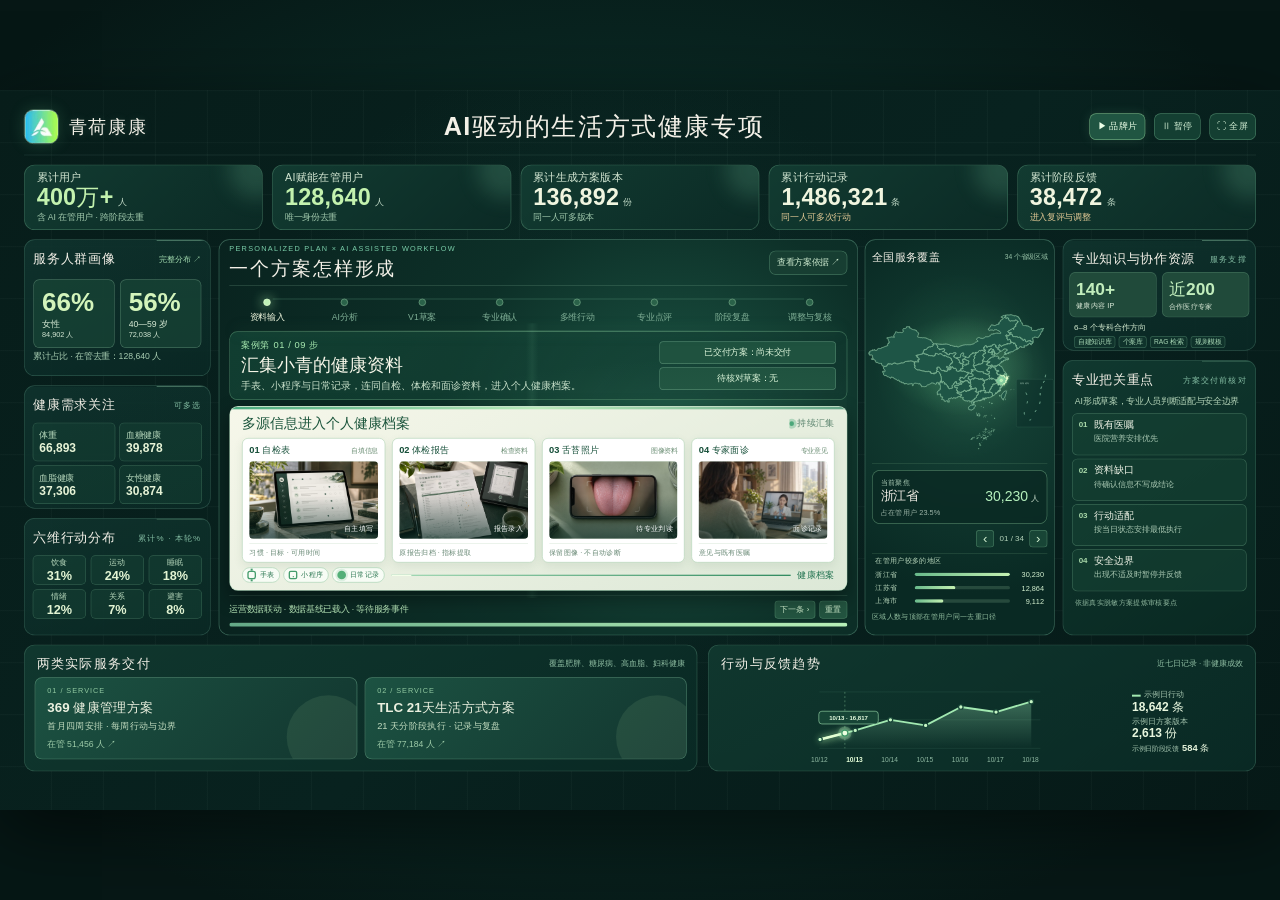
<file: index.html>
<!doctype html>
<html lang="zh-CN">
<head>
  <meta charset="utf-8">
  <meta name="viewport" content="width=device-width,initial-scale=1">
  <meta name="theme-color" content="#071b19">
  <title>康徕科技 · AI健康服务动态数据大屏</title>
  <link rel="icon" href="assets/brand-icon.jpg">
  <link rel="stylesheet" href="style.css">
</head>
<body>
  <main id="screen" aria-label="康徕科技 AI健康服务动态数据大屏">
    <div class="loading">正在载入健康服务数据…</div>
  </main>
  <dialog id="detail-dialog" aria-labelledby="detail-title">
    <button class="close-detail" type="button" aria-label="关闭详情">×</button>
    <div class="detail-kicker">数据细分</div>
    <h2 id="detail-title"></h2>
    <div id="detail-content"></div>
  </dialog>
  <dialog id="brand-film-dialog" class="film-dialog" aria-labelledby="film-title">
    <div class="film-head"><h2 id="film-title">青荷康康 · 品牌片</h2><button id="close-brand-film" type="button" aria-label="关闭品牌片">×</button></div>
    <video id="brand-film-video" controls playsinline preload="metadata" poster="assets/brand-film-poster.png">
      当前浏览器无法播放此视频。
    </video>
  </dialog>
  <script type="module" src="app.js"></script>
</body>
</html>
</file>
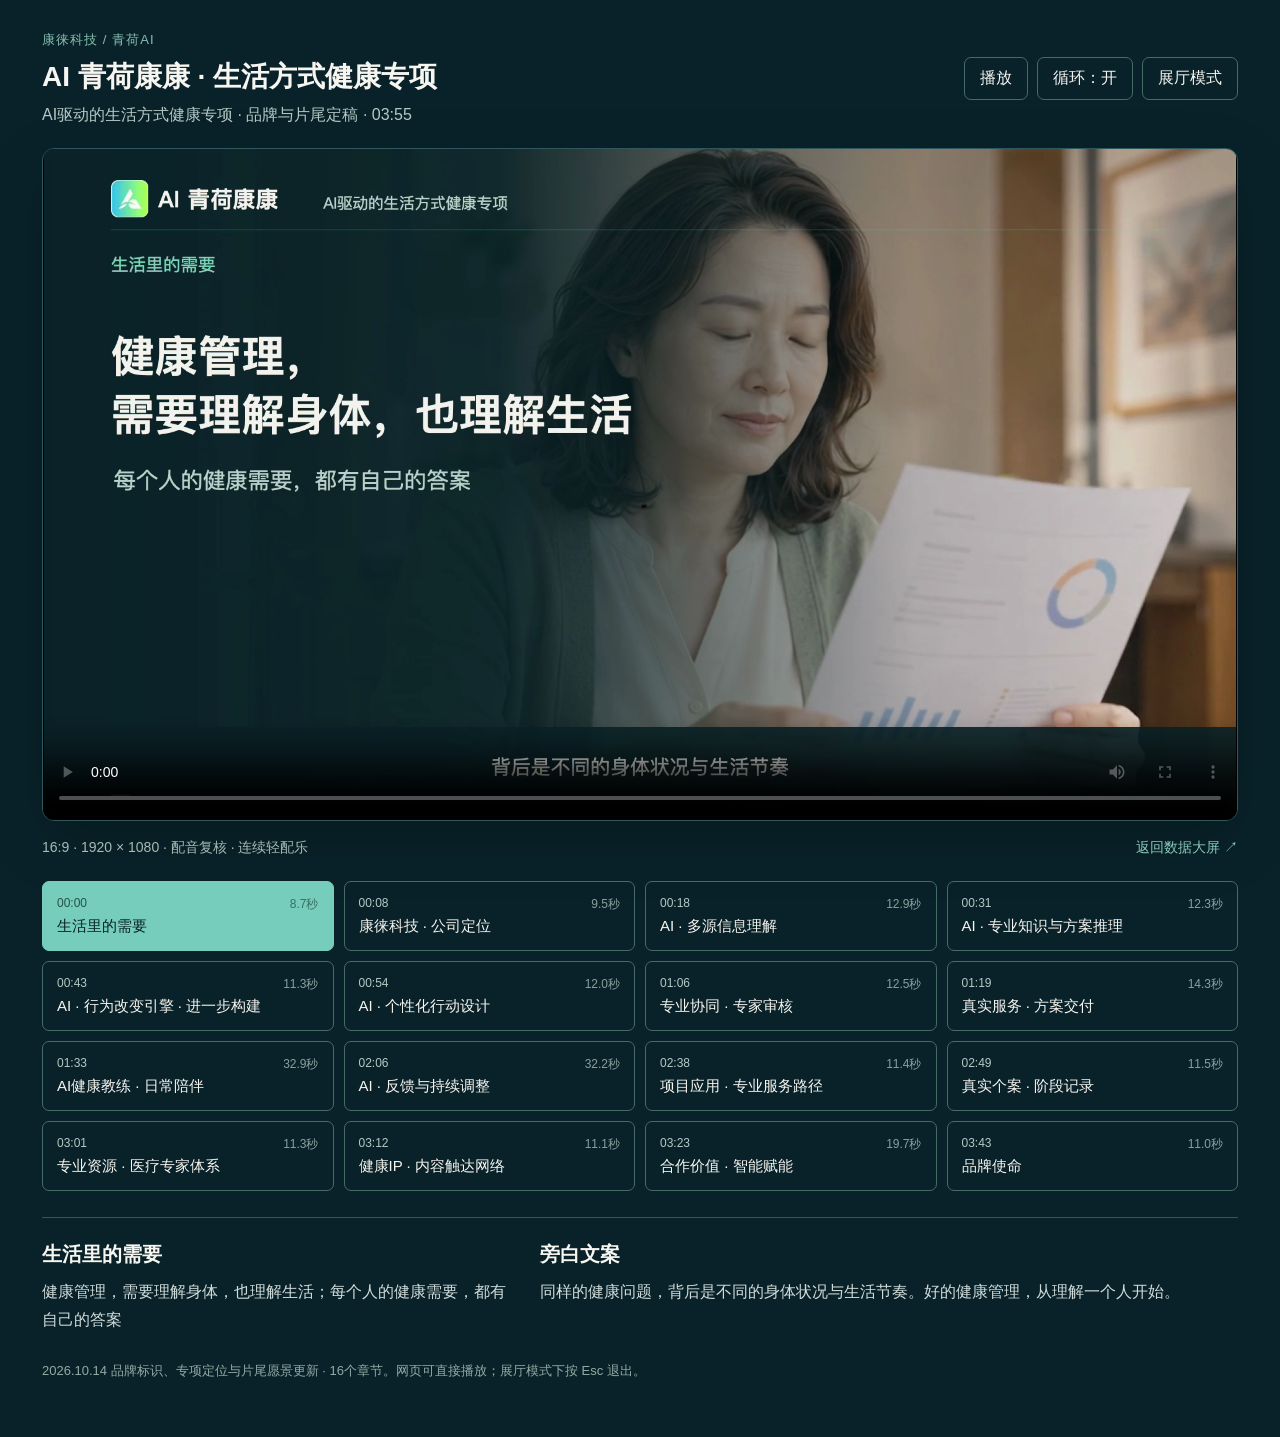
<file: film/index.html>
<!doctype html><html lang="zh-CN"><head><meta charset="utf-8"><meta name="viewport" content="width=device-width,initial-scale=1"><title>AI 青荷康康｜生活方式健康专项宣传片</title><style>
*{box-sizing:border-box}body{margin:0;background:#09222a;color:#f6f5ef;font-family:"PingFang SC","Microsoft YaHei",sans-serif}main{max-width:1520px;margin:auto;padding:30px 42px 42px}header{display:flex;align-items:center;justify-content:space-between;gap:24px;margin-bottom:22px}.eyebrow{font-size:13px;color:#86bfaf;letter-spacing:.08em}h1{font-size:28px;margin:9px 0;font-weight:600}header p{color:#b5c9c4;margin:0;font-size:16px}.tools{display:flex;gap:9px;flex-shrink:0}button{font:inherit;border:1px solid #456b67;background:transparent;color:inherit;border-radius:7px;padding:10px 15px;cursor:pointer}button:hover,button:focus-visible{border-color:#9fe4d6;background:#173b42;outline:2px solid #76cdbb;outline-offset:2px}.screen{background:#000;border:1px solid #31575d;border-radius:12px;overflow:hidden;aspect-ratio:16/9;box-shadow:0 20px 60px #0003}video{display:block;width:100%;height:100%;object-fit:contain}.under{display:flex;justify-content:space-between;gap:20px;color:#a5bbb4;font-size:14px;margin:18px 0}a{color:#88c9bb;text-decoration:none}a:hover{text-decoration:underline}nav{display:grid;grid-template-columns:repeat(4,minmax(0,1fr));gap:10px;margin-top:24px}.chapter{text-align:left;font-size:15px;padding:14px}.chapter>span{display:block;font-size:12px;color:#b5c9c4;margin-bottom:7px}.chapter small{float:right;font-size:12px;font-weight:400;opacity:.75}.chapter.active{background:#76cdbb;color:#09222a;border-color:#76cdbb}.chapter.active>span{color:#24524a}.note{margin-top:26px;display:grid;grid-template-columns:1fr 1.5fr;gap:32px;border-top:1px solid #31575d;padding-top:23px}.note h2{font-size:20px;margin:0 0 10px}.note p{margin:0;line-height:1.75;color:#d0dcda}.meta{font-size:13px;color:#93aaa4;margin-top:25px;line-height:1.8}@media(max-width:900px){main{padding:22px}header{display:block}.tools{margin-top:18px}nav{grid-template-columns:repeat(2,minmax(0,1fr))}.note{grid-template-columns:1fr}.chapter{font-size:14px}.under{display:block}.under>div+div{margin-top:10px}}
body.exhibition{overflow:hidden}body.exhibition .screen{position:fixed;inset:0;width:100vw;height:100vh;aspect-ratio:auto;border:0;border-radius:0;z-index:20}body.exhibition .tools{position:fixed;right:16px;top:16px;z-index:30;opacity:0;transition:opacity .3s}body.exhibition .tools:hover,body.exhibition .tools:focus-within{opacity:1}body.exhibition .tools button:not(#full){display:none}body.exhibition #full{background:#09222acc}body.exhibition nav,body.exhibition .note,body.exhibition .under,body.exhibition .meta,body.exhibition header>div:first-child{display:none}
</style></head><body><main><header><div><span class="eyebrow">康徕科技 / 青荷AI</span><h1>AI 青荷康康 · 生活方式健康专项</h1><p>AI驱动的生活方式健康专项 · 品牌与片尾定稿 · 03:55</p></div><div class="tools"><button id="play">播放</button><button id="loop" aria-pressed="true">循环：开</button><button id="full">展厅模式</button></div></header><div class="screen"><video id="film" controls loop playsinline preload="metadata" poster="poster.png"></video></div><div class="under"><div>16:9 · 1920 × 1080 · 配音复核 · 连续轻配乐</div><div><a href="../">返回数据大屏 ↗</a></div></div><nav aria-label="影片章节"><button class="chapter" data-start="0" data-id="S01"><span>00:00<small>8.7秒</small></span>生活里的需要</button><button class="chapter" data-start="8.68" data-id="S02"><span>00:08<small>9.5秒</small></span>康徕科技 · 公司定位</button><button class="chapter" data-start="18.2" data-id="S03"><span>00:18<small>12.9秒</small></span>AI · 多源信息理解</button><button class="chapter" data-start="31.08" data-id="S04"><span>00:31<small>12.3秒</small></span>AI · 专业知识与方案推理</button><button class="chapter" data-start="43.4" data-id="S05"><span>00:43<small>11.3秒</small></span>AI · 行为改变引擎 · 进一步构建</button><button class="chapter" data-start="54.68" data-id="S06"><span>00:54<small>12.0秒</small></span>AI · 个性化行动设计</button><button class="chapter" data-start="66.64" data-id="S07"><span>01:06<small>12.5秒</small></span>专业协同 · 专家审核</button><button class="chapter" data-start="79.16" data-id="S08"><span>01:19<small>14.3秒</small></span>真实服务 · 方案交付</button><button class="chapter" data-start="93.44" data-id="S09"><span>01:33<small>32.9秒</small></span>AI健康教练 · 日常陪伴</button><button class="chapter" data-start="126.36" data-id="S10"><span>02:06<small>32.2秒</small></span>AI · 反馈与持续调整</button><button class="chapter" data-start="158.52" data-id="S11"><span>02:38<small>11.4秒</small></span>项目应用 · 专业服务路径</button><button class="chapter" data-start="169.88" data-id="S12"><span>02:49<small>11.5秒</small></span>真实个案 · 阶段记录</button><button class="chapter" data-start="181.4" data-id="S13"><span>03:01<small>11.3秒</small></span>专业资源 · 医疗专家体系</button><button class="chapter" data-start="192.72" data-id="S14"><span>03:12<small>11.1秒</small></span>健康IP · 内容触达网络</button><button class="chapter" data-start="203.84" data-id="S15"><span>03:23<small>19.7秒</small></span>合作价值 · 智能赋能</button><button class="chapter" data-start="223.52" data-id="S16"><span>03:43<small>11.0秒</small></span>品牌使命</button></nav><section class="note"><div><h2 id="scene-title"></h2><p id="scene-copy"></p></div><div><h2>旁白文案</h2><p id="voice"></p></div></section><p class="meta">2026.10.14 品牌标识、专项定位与片尾愿景更新 · 16个章节。网页可直接播放；展厅模式下按 Esc 退出。</p></main><script>
const scenes=[{"id": "S01", "start": 0, "end": 8.68, "chapter": "生活里的需要", "layout": "human", "headline": "健康管理，\n需要理解身体，也理解生活", "subline": "每个人的健康需要，都有自己的答案", "labels": [], "asset": "report", "video": true, "voice": "同样的健康问题，背后是不同的身体状况与生活节奏。好的健康管理，从理解一个人开始。", "visualDuration": 8, "voiceOffset": 0.18, "animationMap": [{"visual": 0, "audio": 0}, {"visual": 8, "audio": 8.68}]}, {"id": "S02", "start": 8.68, "end": 18.2, "chapter": "康徕科技 · 公司定位", "layout": "brand", "headline": "AI驱动的\n生活方式健康专项", "subline": "专业知识 × 人工智能 × 持续服务", "labels": [], "asset": "report", "video": true, "voice": "康徕科技，以人工智能连接生活方式医学与专业服务，让健康管理更个性化，也更贴近日常生活。", "visualDuration": 10, "voiceOffset": 0.18, "animationMap": [{"visual": 0, "audio": 0}, {"visual": 10, "audio": 9.52}]}, {"id": "S03", "start": 18.2, "end": 31.08, "chapter": "AI · 多源信息理解", "layout": "profile", "headline": "从资料，到理解一个人", "subline": "自检、体检字段、专家建议与生活记录汇入结构化画像", "labels": ["用户自检", "体检资料", "专家建议", "生活记录"], "asset": "consult", "video": true, "voice": "从用户自检、体检资料，到专家建议与生活记录，人工智能整合多源信息，形成结构化画像，理解健康情况、个人目标和现实条件。", "visualDuration": 12, "voiceOffset": 0.18, "animationMap": [{"visual": 0, "audio": 0}, {"visual": 3.0, "audio": 4.874, "keyword": "人工智能"}, {"visual": 5.7, "audio": 7.0713, "keyword": "形成结构化画像"}, {"visual": 8.6, "audio": 10.58, "keyword": "现实条件"}, {"visual": 10.1, "audio": 11.28, "keyword": null}, {"visual": 12, "audio": 12.88}]}, {"id": "S04", "start": 31.08, "end": 43.4, "chapter": "AI · 专业知识与方案推理", "layout": "knowledge", "headline": "专业依据，进入个性化方案", "subline": "知识检索、适用条件、规则与模板支撑草案", "labels": ["临床医学：循证、文献、指南", "生活方式干预：运动、营养、睡眠、情绪、关系、避害", "临床案例、服务个案"], "asset": "expert", "video": false, "voice": "依托自建知识库和个案库，人工智能检索适用的专业依据，结合生活方式医学逻辑、规则与模板，形成方案草案，让建议有据可循。", "visualDuration": 13, "voiceOffset": 0.18, "animationMap": [{"visual": 0, "audio": 0}, {"visual": 3.1, "audio": 3.1715, "keyword": "检索适用"}, {"visual": 7.0, "audio": 8.5663, "keyword": "形成方案草案"}, {"visual": 9.4, "audio": 10.02, "keyword": null}, {"visual": 10.7, "audio": 10.72, "keyword": null}, {"visual": 13, "audio": 12.32}]}, {"id": "S05", "start": 43.4, "end": 54.68, "chapter": "AI · 行为改变引擎 · 进一步构建", "layout": "barrier", "headline": "先看见困难，再设计行动", "subline": "以午餐匆忙的现实条件说明动机、能力与环境", "labels": ["动机", "能力", "环境"], "asset": "worknight", "video": false, "voice": "有了专业依据，还要理解为什么难以坚持。康徕正在进一步构建行为改变引擎，从动机、能力与环境中，找到执行难点。", "visualDuration": 12, "voiceOffset": -0.08, "animationMap": [{"visual": 0, "audio": 0}, {"visual": 12, "audio": 11.28}]}, {"id": "S06", "start": 54.68, "end": 66.64, "chapter": "AI · 个性化行动设计", "layout": "action", "headline": "阶段安排，落到今天", "subline": "首月、首周、当天行动相连，涵盖生活方式六个方向", "labels": ["饮食", "运动", "睡眠", "情绪", "关系", "避害"], "asset": "feedback", "video": false, "voice": "围绕个人目标与执行难点，把阶段方案拆成每周安排和每日行动。让饮食、运动等生活方式改变，变成真正做得到的事情。", "visualDuration": 12, "voiceOffset": 0.18, "animationMap": [{"visual": 0, "audio": 0}, {"visual": 12, "audio": 11.96}]}, {"id": "S07", "start": 66.64, "end": 79.16, "chapter": "专业协同 · 专家审核", "layout": "review", "headline": "智能生成，专业确认", "subline": "个体适配、执行细节与注意事项逐项确认", "labels": ["个体适配", "执行细节", "注意事项"], "asset": "revisit", "video": false, "voice": "人工智能辅助生成，专家审核交付。从个体适配、执行细节，到注意事项，逐项确认，让智能能力与专业判断共同服务于用户。", "visualDuration": 10, "voiceOffset": 0.18, "animationMap": [{"visual": 0, "audio": 0}, {"visual": 2.8, "audio": 3.755, "keyword": "从个体适配"}, {"visual": 6.7, "audio": 8.426, "keyword": "让智能能力"}, {"visual": 7.2, "audio": 10.92, "keyword": null}, {"visual": 10, "audio": 12.52}]}, {"id": "S08", "start": 79.16, "end": 93.44, "chapter": "真实服务 · 方案交付", "layout": "deliver", "headline": "个性化方案：从阶段目标到当天任务", "subline": "369与TLC交付结构；可读首周任务及10月18日回看", "labels": ["369 · 首月与四周安排", "TLC · 21天与行动细节"], "asset": "feedback", "video": false, "voice": "在三六九与二十一天生活方式健康方案等实际服务中，这条路径已形成具体交付。从专家建议，到阶段安排，再到每天怎么做，让一份方案成为一套行动安排。", "visualDuration": 14, "voiceOffset": -0.08, "animationMap": [{"visual": 0, "audio": 0}, {"visual": 6.6, "audio": 7.3426, "keyword": "从专家建议"}, {"visual": 14, "audio": 14.28}]}, {"id": "S09", "start": 93.44, "end": 126.36, "chapter": "AI健康教练 · 日常陪伴", "layout": "coach", "headline": "群内打卡，专业回应", "subline": "进入任务、上传餐食、填写感受、提交打卡、人工回应", "labels": ["当前计划", "可用时间", "当天状态", "已审核备选"], "asset": "worknight", "video": false, "voice": "方案交付之后，陪伴进入每一天。记录一餐饮食、一次活动，也记下睡眠与心情。青荷把这些入口放在今日计划中，结合饮食反馈，让建议更贴近生活。在服务群中，健康管理老师按方案引导，用户进入任务，填写或上传记录，提交群内打卡。营养师结合个人安排点评，再继续行动。遇到困难时，也能说出真实感受，与专业团队找到更容易继续的安排。", "visualDuration": 32, "voiceOffset": -0.08, "animationMap": [{"visual": 0, "audio": 0}, {"visual": 1.0, "audio": 2.9997, "keyword": "记录一餐"}, {"visual": 4.2, "audio": 9.4076, "keyword": "今日计划"}, {"visual": 7.0, "audio": 10.9471, "keyword": "饮食反馈"}, {"visual": 10.0, "audio": 14.7234, "keyword": "服务群"}, {"visual": 12.0, "audio": 18.2892, "keyword": "进入任务"}, {"visual": 15.0, "audio": 19.0786, "keyword": "填写或上传"}, {"visual": 19.0, "audio": 21.2365, "keyword": "群内打卡"}, {"visual": 23.0, "audio": 22.6839, "keyword": "营养师"}, {"visual": 27.0, "audio": 26.605, "keyword": "遇到困难"}, {"visual": 30.0, "audio": 29.6444, "keyword": "专业团队"}, {"visual": 32, "audio": 32.92}]}, {"id": "S10", "start": 126.36, "end": 158.52, "chapter": "AI · 反馈与持续调整", "layout": "feedback", "headline": "用记录，理解下一步", "subline": "三次记录、阶段复盘、具体行动更新；独立管理起点与经验回流", "labels": ["完成", "部分完成", "遇到困难"], "asset": "feedback", "video": false, "voice": "每一次记录，都让下一次沟通更具体。阶段复盘关注完成与困难，由专业团队确认是否更新方案。先从睡眠等一个关注点开始，随着记录积累，结合饮食、情绪等线索，逐步扩展管理重点。更多用户经授权脱敏后的资料，可以沉淀为个案经验，支持AI知识与规则完善，再优化个人建议，回到每个人。这一经验回流能力，将持续建设。", "visualDuration": 31, "voiceOffset": -0.08, "animationMap": [{"visual": 0, "audio": 0}, {"visual": 1.0, "audio": 3.3156, "keyword": "阶段复盘"}, {"visual": 7.5, "audio": 7.6446, "keyword": "是否更新方案"}, {"visual": 13.6, "audio": 9.3288, "keyword": "先从睡眠"}, {"visual": 15.8, "audio": 12.5262, "keyword": "记录积累"}, {"visual": 19.6, "audio": 19.2367, "keyword": "授权脱敏"}, {"visual": 22.2, "audio": 23.4209, "keyword": "AI知识"}, {"visual": 24.6, "audio": 25.9209, "keyword": "优化个人建议"}, {"visual": 26.2, "audio": 27.1577, "keyword": "回到每个人"}, {"visual": 28.0, "audio": 30.56, "keyword": "持续建设"}, {"visual": 31, "audio": 32.16}]}, {"id": "S11", "start": 158.52, "end": 169.88, "chapter": "项目应用 · 专业服务路径", "layout": "projects", "headline": "不同需求，进入具体服务", "subline": "肥胖、糖尿病、高血脂与妇科健康支持", "labels": ["肥胖管理", "糖尿病健康管理", "高血脂健康管理", "妇科健康支持"], "asset": "revisit", "video": false, "voice": "从肥胖、糖尿病，到高血脂与妇科健康，围绕不同需求，连接各有重点的专业服务，让个性化方案进入具体应用场景。", "visualDuration": 11, "voiceOffset": 0.18, "animationMap": [{"visual": 0, "audio": 0}, {"visual": 11, "audio": 11.36}]}, {"id": "S12", "start": 169.88, "end": 181.4, "chapter": "真实个案 · 阶段记录", "layout": "case", "headline": "在持续服务中，\n看见身体与生活的变化", "subline": "独立脱敏结案报告 · 体重与生活方式管理个案", "labels": ["62.5 → 57 kg", "26.01 → 23.73"], "asset": "food", "video": true, "voice": "服务的价值，体现在真实的变化中。结案报告记录体重、身体状态与生活方式的阶段变化，让持续服务的过程有迹可循。", "visualDuration": 12, "voiceOffset": 0.18, "animationMap": [{"visual": 0, "audio": 0}, {"visual": 12, "audio": 11.52}]}, {"id": "S13", "start": 181.4, "end": 192.72, "chapter": "专业资源 · 医疗专家体系", "layout": "experts", "headline": "专家协同，支撑个性化服务", "subline": "医疗专家体系与专科协同方向", "labels": ["近200位", "6—8个"], "asset": "expert", "video": false, "voice": "近两百位合作医疗专家，覆盖六至八个专科方向。专业资源与智能能力相互支持，为个性化健康管理提供专业基础。", "visualDuration": 10, "voiceOffset": 0.18, "animationMap": [{"visual": 0, "audio": 0}, {"visual": 10, "audio": 11.32}]}, {"id": "S14", "start": 192.72, "end": 203.84, "chapter": "健康IP · 内容触达网络", "layout": "reach", "headline": "健康内容，连接专业服务", "subline": "IP资源与矩阵粉丝规模分别标明", "labels": ["140+", "2亿+"], "asset": "expert", "video": false, "voice": "超过一百四十位健康IP，矩阵粉丝规模超过两亿。以健康内容与专业影响力，连接专业服务和更多健康需求。", "visualDuration": 10, "voiceOffset": 0.18, "animationMap": [{"visual": 0, "audio": 0}, {"visual": 10, "audio": 11.12}]}, {"id": "S15", "start": 203.84, "end": 223.52, "chapter": "合作价值 · 智能赋能", "layout": "partners", "headline": "让专业团队，把时间留给用户", "subline": "服务工作台与独立的智能硬件合作探索", "labels": ["个性化方案支持", "标准化服务交付", "持续跟踪与运营管理"], "asset": "revisit", "video": false, "voice": "以智能化方案支持、标准化交付与持续跟踪，减少重复工作。让专业团队有更多时间理解用户，也有更多精力陪伴改变。智能硬件作为潜在的数据入口，围绕记录与服务开展合作探索，让未来的协同更有依据。", "visualDuration": 20, "voiceOffset": -0.08, "animationMap": [{"visual": 0, "audio": 0}, {"visual": 10.0, "audio": 11.2559, "keyword": "智能硬件"}, {"visual": 15.0, "audio": 15.8085, "keyword": "合作探索"}, {"visual": 20, "audio": 19.68}]}, {"id": "S16", "start": 223.52, "end": 234.56, "chapter": "品牌使命", "layout": "closing", "headline": "让专项健康\n走入千家万户", "subline": "打造中国生活方式健康专项的头部企业", "labels": [], "asset": "walk", "video": false, "voice": "以生活方式医学为根基，以人工智能为驱动，让专项健康走入千家万户。打造中国生活方式健康专项的头部企业。", "visualDuration": 18, "voiceOffset": 0.18, "animationMap": [{"visual": 0, "audio": 0}, {"visual": 1.0, "audio": 0.3284, "keyword": "生活方式医学"}, {"visual": 4.0, "audio": 3.8942, "keyword": "让专项健康"}, {"visual": 9.0, "audio": 7.0916, "keyword": "打造中国"}, {"visual": 18, "audio": 11.04}]}],v=document.querySelector('#film'),play=document.querySelector('#play'),loop=document.querySelector('#loop'),full=document.querySelector('#full'),chapters=[...document.querySelectorAll('.chapter')];
function update(){const s=[...scenes].reverse().find(s=>v.currentTime>=s.start)||scenes[0];chapters.forEach(b=>{const on=b.dataset.id===s.id;b.classList.toggle('active',on);b.setAttribute('aria-current',on?'step':'false')});document.querySelector('#scene-title').textContent=s.chapter;document.querySelector('#scene-copy').textContent=s.headline.replaceAll('\n','')+'；'+s.subline;document.querySelector('#voice').textContent=s.voice;play.textContent=v.paused?'播放':'暂停'}
play.onclick=async()=>{if(v.paused)await v.play();else v.pause();update()};loop.onclick=()=>{v.loop=!v.loop;loop.textContent='循环：'+(v.loop?'开':'关');loop.setAttribute('aria-pressed',String(v.loop))};chapters.forEach(b=>b.onclick=()=>{v.currentTime=Number(b.dataset.start);update()});full.onclick=()=>{const on=document.body.classList.toggle('exhibition');full.textContent=on?'退出展厅模式':'展厅模式'};document.addEventListener('keydown',e=>{if(e.key==='Escape'){document.body.classList.remove('exhibition');full.textContent='展厅模式'}});['timeupdate','seeked','play','pause','loadedmetadata','ended'].forEach(e=>v.addEventListener(e,update));update();
v.src='media/brand-film.mp4';
</script></body></html>
</file>
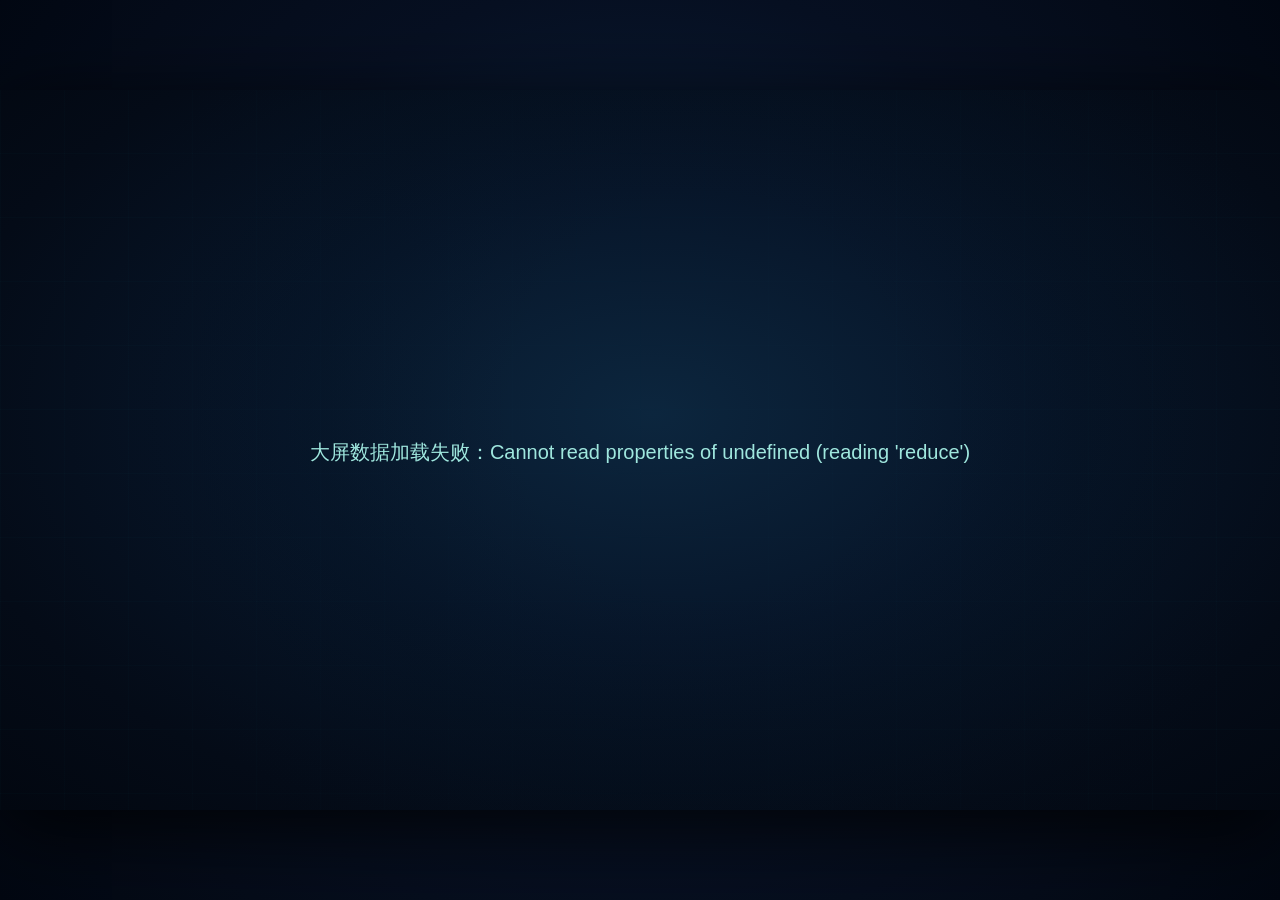
<file: v3.html>
<!doctype html>
<html lang="zh-CN">
<head>
  <meta charset="utf-8">
  <meta name="viewport" content="width=device-width,initial-scale=1">
  <meta name="theme-color" content="#050b16">
  <title>康徕科技 · AI健康行动引擎</title>
  <link rel="icon" href="assets/brand-icon.jpg">
  <link rel="stylesheet" href="v3.css">
</head>
<body>
  <main id="screen" aria-label="康徕科技 AI 生活方式医学展示大屏">
    <div class="loading">正在启动 AI 健康行动引擎…</div>
  </main>
  <dialog id="source-dialog" aria-labelledby="source-title">
    <button id="close-source" type="button" aria-label="关闭来源说明">×</button>
    <div class="dialog-kicker">EVIDENCE & BOUNDARY</div>
    <h2 id="source-title">资料与演示边界</h2>
    <div id="source-content"></div>
  </dialog>
  <script type="module" src="v3.js"></script>
</body>
</html>
</file>
<file: style.css>
:root{color-scheme:dark;font-family:"PingFang SC","Hiragino Sans GB","Microsoft YaHei",sans-serif;background:#061715;color:#f3f0e7;font-synthesis:none}
*{box-sizing:border-box}
html,body{margin:0;width:100%;height:100%;overflow:hidden}
body{background:radial-gradient(ellipse at 48% 46%,#103b36 0,#092823 42%,#061715 82%)}
button,a{font:inherit}button{cursor:pointer}
#screen{position:absolute;left:50%;top:50%;width:1920px;height:1080px;padding:28px 36px 20px;transform-origin:center center;background:radial-gradient(circle at 49% 38%,rgba(21,98,83,.25),transparent 37%),linear-gradient(135deg,#071d1a,#08221f 50%,#061917);display:grid;grid-template-rows:70px 98px 594px 190px;gap:14px;overflow:hidden;box-shadow:0 30px 100px #0008}
#screen::before{content:"";position:absolute;inset:0;background-image:linear-gradient(90deg,transparent 97%,#b1dac908 98%),linear-gradient(0deg,transparent 97%,#b1dac908 98%);background-size:78px 78px;pointer-events:none}
#screen>*{position:relative;z-index:1;min-width:0}
.loading{display:grid;place-items:center;font-size:28px;color:#b6d3c8;grid-row:1/-1}
.topbar{display:flex;align-items:center;gap:22px;border-bottom:1px solid #7dbca339;padding-bottom:15px}
.brand{display:flex;align-items:center;gap:15px;width:282px;flex:none}
.brand img{width:52px;height:52px;object-fit:cover;border-radius:14px;border:1px solid #b9f2c780;box-shadow:0 0 24px #7de6a32b}
.brand-name{font-size:27px;font-weight:650;letter-spacing:.09em;line-height:1;white-space:nowrap;text-shadow:0 2px 15px #a7e8c02b}
.title-wrap{flex:1;min-width:0;text-align:center}
.title-wrap h1{font-size:38px;letter-spacing:.05em;line-height:1.1;margin:0;white-space:nowrap;font-weight:650}
.top-actions{display:flex;justify-content:flex-end;align-items:center;gap:13px;width:330px;flex:none}
.clock{font-variant-numeric:tabular-nums;color:#b6d1c4;font-size:14px;min-width:105px;text-align:right}
.video-link{padding:11px 17px;color:#daf8e4;background:#2c695835;border:1px solid #66b49473;border-radius:11px;text-decoration:none;font-size:15px;white-space:nowrap;transition:.25s}
.video-link:hover,.video-link:focus-visible{background:#3c886851;border-color:#9ff1b8}
.metrics{display:grid;grid-template-columns:1.38fr 1fr 1fr 1fr 1.15fr;gap:14px}
.metric{position:relative;text-align:left;border:1px solid #78bba04c;background:linear-gradient(140deg,#123a31db,#092a25cb);border-radius:16px;padding:14px 21px;overflow:hidden;transition:.25s}
.metric::before{content:"";position:absolute;width:85px;height:85px;right:-35px;top:-35px;background:#8ee4b42a;border-radius:50%;filter:blur(15px)}
.metric:hover,.metric:focus-visible{border-color:#a8efbb;transform:translateY(-2px)}
.metric-label{display:block;color:#b9d0c1;font-size:15px;letter-spacing:.05em;white-space:nowrap}
.metric-value{display:block;color:#f0f5df;font-size:37px;line-height:1.15;font-weight:650;margin-top:4px;font-variant-numeric:tabular-nums;letter-spacing:.01em}
.metric:first-child .metric-value{color:#b9f2bf}
.metric-unit{font-size:14px;color:#bed7c4;margin-left:6px;font-weight:400}
.metric-index{position:absolute;right:20px;bottom:14px;font-size:12px;color:#77bca1;letter-spacing:.14em}
.middle{display:grid;grid-template-columns:340px 1fr 355px;gap:16px;min-height:0}
.left-column,.right-column{display:grid;gap:14px;min-height:0}
.left-column{grid-template-rows:224px 178px 164px}
.right-column{grid-template-rows:176px 154px 236px}
.panel{border:1px solid #6eaa944b;border-radius:16px;background:linear-gradient(160deg,#10342ee0,#0a2925df);min-width:0;min-height:0;overflow:hidden;position:relative}
.panel::after{content:"";position:absolute;right:0;top:0;width:80px;height:1px;background:#a7e6bd8c}
.panel-head{display:flex;align-items:center;justify-content:space-between;padding:16px 19px 10px;min-height:48px}
.panel-head h2{font-size:18px;font-weight:600;letter-spacing:.08em;margin:0}
.panel-head span{font-size:11px;color:#84bda3;letter-spacing:.14em}
.panel-note{font-size:12px;color:#a1c1af;margin:0 19px 10px;line-height:1.4}
.profile-grid{display:grid;grid-template-columns:1.35fr .85fr;gap:13px;padding:0 18px}
.small-title{font-size:13px;color:#a8cbb8;margin-bottom:9px}
.age-row{display:grid;grid-template-columns:72px 1fr 37px;align-items:center;gap:6px;margin-bottom:6px;color:#d5e2d4;font-size:12px;white-space:nowrap}
.age-row .track,.lifestyle-row .track,.region-row .track{height:6px;background:#244c41;border-radius:9px;overflow:hidden}
.age-row .fill,.lifestyle-row .fill,.region-row .fill{height:100%;border-radius:9px;background:linear-gradient(90deg,#4b9c7e,#adecb4)}
.age-row strong{font-size:12px;text-align:right;font-variant-numeric:tabular-nums;font-weight:500}
.gender-wrap{display:flex;flex-direction:column;align-items:center;gap:6px}
.donut{width:86px;height:86px;border-radius:50%;display:grid;place-items:center;background:conic-gradient(#a5eeb2 0 var(--female),#3d8273 var(--female) 100%);box-shadow:0 0 0 1px #77bda05c}
.donut-inner{width:62px;height:62px;border-radius:50%;background:#10352e;display:grid;place-items:center;text-align:center;font-size:11px;color:#bad8c5;line-height:1.2}
.donut-inner strong{font-size:19px;color:#f3f2df;font-weight:600}
.gender-legend{display:flex;gap:11px;font-size:12px;color:#d7e7db;white-space:nowrap}.gender-legend b{font-weight:500}.female-dot,.male-dot{display:inline-block;width:6px;height:6px;border-radius:50%;margin-right:4px;vertical-align:middle}.female-dot{background:#a5eeb2}.male-dot{background:#3d8273}
.region-list{display:grid;grid-template-columns:1fr 1fr;gap:7px 12px;padding:0 18px}
.region-row{display:grid;grid-template-columns:35px 1fr 31px;gap:5px;align-items:center;border:0;background:transparent;color:#d7e5d8;padding:2px 0;text-align:left;font-size:12px}.region-row:hover,.region-row.active{color:#adf0b8}.region-row strong{text-align:right;font-weight:500}
.region-all{display:block;margin:3px 18px 0;padding:0;border:0;background:transparent;color:#9bd5ac;font-size:10px;text-align:left}.region-all:hover{text-decoration:underline}
.mini-link{font-size:11px;color:#91c9a5;background:transparent;border:0;padding:0}.mini-link:hover{text-decoration:underline}.need-chips{display:grid;grid-template-columns:repeat(4,1fr);gap:4px;margin:7px 17px 0}.need-chips button{font-size:10px;color:#a7d6b6;border:1px solid #5ca08464;border-radius:6px;padding:4px 2px;background:#1945375c;white-space:nowrap}.need-chips strong{font-weight:600;color:#d9f2cf;margin-left:2px}.need-chips button:hover{border-color:#a5dfad}
.lifestyle-grid{display:grid;grid-template-columns:1fr 1fr;gap:8px 17px;padding:0 18px}.lifestyle-row{display:grid;grid-template-columns:31px 1fr 33px;gap:6px;align-items:center;font-size:12px;color:#d7e4d6}.lifestyle-row strong{font-weight:500;text-align:right}.lifestyle-note{font-size:10px;color:#90b29f;padding:10px 18px 0;line-height:1.35}
.map-panel{background:radial-gradient(circle at 51% 48%,#16443a,#0b2924 70%);border:1px solid #76b69d5c;border-radius:16px;position:relative;overflow:hidden;display:grid;grid-template-rows:62px 1fr 92px}
.map-top{display:flex;align-items:flex-start;justify-content:space-between;padding:15px 20px 0;z-index:2}
.map-top h2{font-size:21px;margin:0;letter-spacing:.08em;font-weight:600}.map-top p{margin:6px 0 0;font-size:12px;color:#9ec3ad;letter-spacing:.04em}
.map-tabs{display:flex;gap:6px}.map-tab{padding:7px 10px;border-radius:7px;background:#2b5c4b69;color:#a8d5ba;font-size:12px;border:1px solid #70a78a52}.map-tab.active{background:#3779637c;border-color:#8ddab1;color:#e8fae4}
.map-content{min-height:0;position:relative}
.map-halo{position:absolute;inset:4% 13% 4% 9%;background:radial-gradient(ellipse,#3f9b7250,transparent 64%);filter:blur(22px);pointer-events:none}
#map-svg-host{position:absolute;inset:0}
#china-map{display:block;width:100%;height:100%;position:relative;z-index:1}
.province{fill:#1e5546;stroke:#82b898;stroke-width:1.2;vector-effect:non-scaling-stroke;transition:fill .4s,stroke .4s,filter .4s;cursor:pointer}
.province.tier-low{fill:#1e5546}.province.tier-mid{fill:#286c58}.province.tier-high{fill:#368568}.province:hover{fill:#428e6a;stroke:#c9f3ba}.province.active{fill:#7bc89a;stroke:#e9ffd0;filter:drop-shadow(0 0 8px #9ff4a7a8)}
.islands{fill:none;stroke:#74aa91;stroke-width:1.1;vector-effect:non-scaling-stroke;opacity:.8}
.map-label{font-size:14px;fill:#e7f7db;letter-spacing:1px;paint-order:stroke;stroke:#124031;stroke-width:3px;pointer-events:none}.map-muted-label{font-size:10px;fill:#a9ccba;letter-spacing:1px;pointer-events:none}
.map-pulse{fill:#b4f8af;stroke:#eaffdc;stroke-width:2;filter:drop-shadow(0 0 6px #d6ffc2)}
.map-info{position:absolute;z-index:2;right:16px;top:23px;width:194px;padding:13px 15px;border-radius:12px;background:#09251fda;border:1px solid #8aca9b77;backdrop-filter:blur(5px)}.map-info-label{font-size:12px;color:#a7c7b1}.map-info-name{font-size:21px;margin:4px 0 2px;font-weight:600}.map-info-value{font-size:23px;color:#b6f1bd;font-variant-numeric:tabular-nums}.map-info-value small{font-size:12px;color:#c7dbc9;margin-left:4px}.map-info-note{font-size:11px;color:#9eb6a9;line-height:1.3;margin-top:3px}
.map-legend{position:absolute;left:18px;bottom:8px;font-size:11px;color:#aac8b6;z-index:2}.map-legend i{display:inline-block;width:9px;height:9px;margin:0 4px 0 12px;border-radius:2px}.map-legend i:first-child{margin-left:0}.map-legend i.high{background:#368568}.map-legend i.mid{background:#286c58}.map-legend i.low{background:#1e5546}
.demand-strip{display:grid;grid-template-columns:1fr 1fr;gap:10px;margin:0 17px 13px}.demand-card{border:1px solid #689d7b5a;background:#0b2c27c7;border-radius:10px;padding:9px 13px;text-align:left;color:inherit;display:flex;align-items:center;justify-content:space-between;transition:.2s}.demand-card:hover{background:#164338}.demand-card span{font-size:12px;color:#bed3c0}.demand-card small{display:block;color:#82aa92;margin-top:5px;font-size:10px}.demand-card strong{color:#d0f4c8;font-size:23px;font-weight:600;white-space:nowrap;margin-left:10px}
.resource-list{padding:0 18px;display:grid;gap:7px}.resource-row{display:flex;justify-content:space-between;align-items:center;border:0;background:transparent;color:#dfecdc;text-align:left;padding:3px 0;gap:8px}.resource-row span{font-size:13px}.resource-row strong{color:#b6edbb;font-weight:600;font-size:16px;white-space:nowrap}.resource-row:hover span{text-decoration:underline}.resource-foot{font-size:11px;color:#96bba4;margin:7px 18px 0;line-height:1.3}
.knowledge-list{display:grid;gap:4px;padding:0 18px}.knowledge-row{display:flex;align-items:center;gap:9px;border:1px solid #5a9b7d48;border-radius:7px;padding:6px 9px;text-align:left;background:#1c493965;color:#e3ebdb}.knowledge-row:hover{background:#2c6b4b88}.knowledge-row b{font-size:12px;white-space:nowrap;font-weight:600;color:#c5efbf}.knowledge-row span{font-size:11px;color:#b4cbb8;white-space:nowrap;overflow:hidden;text-overflow:ellipsis}.knowledge-dot{width:6px;height:6px;background:#98dbaa;border-radius:50%;flex:none}
.ai-panel .panel-head{padding-bottom:6px}.ai-flow{display:grid;grid-template-columns:repeat(4,1fr);padding:0 15px;gap:0;position:relative;margin:2px 0 11px}.ai-flow::before{content:"";position:absolute;left:31px;right:31px;top:16px;height:1px;background:#4a9a75}.ai-flow::after{content:"";position:absolute;left:32px;right:65%;top:15px;height:2px;background:linear-gradient(90deg,transparent,#c1ffc8,transparent);filter:drop-shadow(0 0 5px #b8ffc1);animation:flow 4s linear infinite}.ai-step{position:relative;z-index:1;text-align:center;color:#87b39b;font-size:11px}.ai-step i{display:block;width:10px;height:10px;margin:11px auto 9px;border-radius:50%;background:#31674d;border:1px solid #83b99b}.ai-step.active{color:#e7f7df}.ai-step.active i{background:#c1ffc3;box-shadow:0 0 11px #baf9bd}.ai-step.done i{background:#73be92}
@keyframes flow{0%{transform:translateX(0);opacity:.1}50%{opacity:1}100%{transform:translateX(440px);opacity:0}}
.task-box{margin:0 17px;background:#0b2b25;border:1px solid #6ea7896e;border-radius:10px;padding:10px 12px;min-height:68px}.task-id{font-size:11px;color:#8abf9c;letter-spacing:.08em}.task-summary{font-size:13px;color:#e2eddc;line-height:1.3;margin-top:4px}.task-status{font-size:11px;color:#a9d8ae;margin-top:5px}.ai-stats{display:flex;justify-content:space-between;margin:8px 19px;color:#a8c2ad;font-size:11px}.ai-stats strong{color:#e1efda;font-size:13px;font-weight:500;margin-left:4px}
.latest-event{font-size:10px;color:#8ab59b;white-space:nowrap;overflow:hidden;text-overflow:ellipsis;margin:0 19px}
.bottom{display:grid;grid-template-columns:1.23fr 1fr;gap:16px;min-height:0}.service-panel,.trend-panel{border:1px solid #72a99054;border-radius:16px;background:linear-gradient(150deg,#10372e,#092924);overflow:hidden;min-height:0}.bottom-head{display:flex;align-items:center;justify-content:space-between;padding:14px 18px 7px}.bottom-head h2{font-size:18px;margin:0;font-weight:600;letter-spacing:.07em}.bottom-head span{font-size:11px;color:#8fbda2}.service-grid{display:grid;grid-template-columns:repeat(4,1fr);gap:9px;padding:0 15px 14px}.service-card{height:123px;border:1px solid #689f8063;border-radius:10px;background:linear-gradient(150deg,#184a3d,#11352e);color:inherit;text-align:left;padding:14px 13px;position:relative;overflow:hidden;transition:.25s}.service-card:hover{transform:translateY(-3px);border-color:#a9e8af}.service-card::after{content:"";position:absolute;right:-21px;bottom:-26px;width:80px;height:80px;border-radius:50%;background:#b1f3b412;filter:blur(4px)}.service-card.blue::after{background:#8ed8db24}.service-card.gold::after{background:#d9c98924}.service-card.rose::after{background:#ddb5bd24}.service-number{font-size:25px;color:#c5f2c1;line-height:1;font-weight:600}.service-number small{font-size:11px;font-weight:400;color:#9bc5aa;margin-left:4px}.service-name{font-size:14px;font-weight:600;margin-top:11px;white-space:nowrap}.service-sub{font-size:11px;color:#a8c4ae;margin-top:7px;white-space:nowrap}
.trend-body{display:grid;grid-template-columns:1fr 160px;gap:3px;padding:0 13px 8px;height:132px;min-height:0}#trend-svg-host{height:100%;min-height:0;overflow:hidden}.trend-chart{display:block;width:100%;height:100%}.chart-grid{stroke:#6aa68636;stroke-width:1}.chart-line{fill:none;stroke:#a2e9b1;stroke-width:3;stroke-linejoin:round;stroke-linecap:round}.chart-area{fill:url(#chartFade)}.chart-line-alt{fill:none;stroke:#73c8c2;stroke-width:2.5;stroke-linejoin:round;stroke-linecap:round}.chart-point{fill:#c7f6c5;stroke:#174638;stroke-width:2}.axis-label{font-size:11px;fill:#8fb9a2}.trend-side{display:flex;flex-direction:column;justify-content:center;gap:7px;font-size:11px;color:#a3c3ad}.trend-side strong{display:block;color:#e8f6de;font-size:22px;line-height:1.1;font-weight:600}.trend-key{display:inline-block;width:13px;height:3px;background:#a2e9b1;margin-right:5px;vertical-align:middle}.trend-key.alt{background:#73c8c2}
.top-actions{width:390px}.clock{min-width:82px}.playback-control{padding:10px 11px;color:#d4f0d6;background:#143f32;border:1px solid #70b58e80;border-radius:10px;font-size:14px;white-space:nowrap}.playback-control:hover,.playback-control:focus-visible{border-color:#b4eebb;background:#1c5c43}.video-link{padding:10px 12px;font-size:14px}
.brand-film-button{background:#205542;border-color:#9ee0a28c;color:#ecffe8;box-shadow:0 0 18px #87d8a222}
.metrics{grid-template-columns:repeat(5,1fr)}.metric-index{letter-spacing:.04em}.metric:nth-last-child(-n+2) .metric-index{color:#e0c894}
.center-panel{display:grid;grid-template-columns:minmax(0,2.07fr) minmax(0,1fr);gap:12px;min-width:0;min-height:0}
.case-panel,.mini-map-panel{border:1px solid #79b99c6d;border-radius:16px;background:radial-gradient(circle at 58% 40%,#164438,#092923 75%);position:relative;min-width:0;min-height:0;overflow:hidden}
.case-panel{display:grid;grid-template-rows:77px 67px minmax(0,1fr) 40px 6px;padding:0 23px 16px;background:radial-gradient(circle at 71% 49%,#1d5846 0,#0d3028 46%,#09231f 100%)}
.case-panel::before{content:"";position:absolute;inset:125px 16px 55px;background:radial-gradient(ellipse at 74% 58%,#8fd9a51c,transparent 55%),linear-gradient(90deg,transparent 48%,#8ce4af12 49%,transparent 50%);pointer-events:none}
.case-head{display:flex;align-items:center;justify-content:space-between;gap:12px;border-bottom:1px solid #86b89b45;position:relative}.case-eyebrow{color:#7acda9;font-size:11px;letter-spacing:.17em}.case-head h2{font-size:25px;letter-spacing:.08em;margin:5px 0 0;font-weight:600}.case-head button{background:#173e32;border:1px solid #78b99373;border-radius:9px;color:#cbe8cd;font-size:13px;padding:8px 10px;white-space:nowrap}.case-head button:hover{border-color:#c0f3c5}
.case-rail{display:grid;grid-template-columns:repeat(7,1fr);align-items:center;position:relative;gap:3px}.case-rail::before{content:"";position:absolute;top:19px;left:7%;right:7%;height:1px;background:#5a9d7d81}.case-rail::after{content:"";position:absolute;top:18px;left:7%;width:var(--stage-progress);height:3px;background:linear-gradient(90deg,#6db88e,#c5f5b8);box-shadow:0 0 10px #9fe6ab;transition:width .75s ease}.case-rail-step{text-align:center;color:#7fae95;font-size:11px;position:relative;z-index:1;white-space:nowrap}.case-rail-step i{display:block;width:11px;height:11px;margin:13px auto 8px;border-radius:50%;background:#2a6249;border:1px solid #76a988}.case-rail-step.active{color:#f1f9df}.case-rail-step.active i{background:#c0f2b8;border-color:#e3ffd1;box-shadow:0 0 18px #a5edab}.case-rail-step.done i{background:#73ba8c}
#case-frame-host{min-height:0;position:relative}.case-frame{position:relative;z-index:1;height:100%;padding:16px 16px 8px;animation:caseEnter .75s ease both}.case-kicker{display:flex;align-items:center;justify-content:space-between;color:#96e2b5;font-size:17px;letter-spacing:.06em}.case-kicker span{font-size:12px;color:#bdd9bb;border:1px solid #77ad8e80;padding:5px 8px;border-radius:999px;letter-spacing:0}.case-frame h3{font-size:31px;line-height:1.35;font-weight:600;max-width:670px;margin:26px 0 26px;color:#f7f6e9;text-shadow:0 2px 20px #0005}.case-points{display:grid;gap:13px;max-width:655px}.case-point{display:flex;align-items:center;gap:15px;min-height:59px;padding:11px 15px;background:linear-gradient(90deg,#235844b3,#164035a3);border:1px solid #78b78d7c;border-radius:11px;font-size:19px;line-height:1.4;color:#e4f0de;animation:caseEnter .6s ease both}.case-point:nth-child(2){animation-delay:.18s}.case-point:nth-child(3){animation-delay:.36s}.case-point b{font-size:13px;color:#a0e5a9;letter-spacing:.06em}.case-boundary{position:absolute;left:16px;right:16px;bottom:4px;color:#91bea2;font-size:12px;line-height:1.3}.case-bottom{display:flex;justify-content:space-between;align-items:center;color:#c1dec2;font-size:14px;border-top:1px solid #82b49b3d}.case-bottom span:last-child{font-variant-numeric:tabular-nums}.case-progress{height:6px;border-radius:9px;background:#224c3d;overflow:hidden}.case-progress span{display:block;height:100%;width:0;background:linear-gradient(90deg,#64a987,#b6efb7);box-shadow:0 0 12px #baf0b4}
@keyframes caseEnter{from{opacity:0;transform:translateY(11px)}to{opacity:1;transform:translateY(0)}}
.mini-map-panel{display:flex;flex-direction:column;padding:18px 15px;gap:10px}.mini-map-head{display:flex;align-items:center;justify-content:space-between;gap:5px}.mini-map-head h2{font-size:18px;margin:0;white-space:nowrap}.mini-map-head button{background:transparent;border:0;color:#9cdeae;font-size:11px;padding:0;white-space:nowrap}.mini-map-visual{height:278px;position:relative;flex:none;background:radial-gradient(ellipse at center,#28684b61,transparent 69%);border-bottom:1px solid #65997748}.mini-map-panel #map-svg-host{position:absolute;inset:0}.mini-map-panel .map-info{position:static;right:auto;top:auto;width:auto;margin:0;padding:10px 12px;display:grid;grid-template-columns:1fr auto;column-gap:7px;align-items:center;background:#0a2a24cc}.mini-map-panel .map-info-label{grid-column:1/-1;font-size:10px}.mini-map-panel .map-info-name{font-size:17px;margin:0}.mini-map-panel .map-info-value{font-size:20px;text-align:right}.mini-map-panel .map-info-note{grid-column:1/-1;font-size:10px;margin:0}.mini-map-caption{font-size:11px;color:#9fc5ac;line-height:1.45}.demo-event{margin-top:auto;border-left:2px solid #a8e7ad;padding:8px 9px;background:#1b48385c;color:#d6eed2;font-size:12px;line-height:1.45;min-height:49px}.map-pulse.event-pulse{animation:eventPing 2.2s ease-out 1}@keyframes eventPing{0%{transform:scale(.75);filter:drop-shadow(0 0 0 #d6ffc2)}45%{transform:scale(1.7);filter:drop-shadow(0 0 12px #d6ffc2)}100%{transform:scale(1);filter:drop-shadow(0 0 6px #d6ffc2)}}
.right-column{grid-template-rows:167px minmax(0,1fr)}.right-column #audit-host{min-height:0}.resource-panel .panel-head{padding-bottom:6px}.resource-highlight{display:grid;grid-template-columns:1fr 1fr;gap:8px;padding:0 15px}.resource-highlight button{display:flex;flex-direction:column;align-items:flex-start;justify-content:center;gap:1px;min-height:62px;background:#204a3a;border:1px solid #6fa68659;border-radius:9px;padding:7px 9px;color:#dcebd9}.resource-highlight strong{color:#c1edbc;font-size:24px;font-weight:600}.resource-highlight span{font-size:11px;white-space:nowrap}.resource-band{color:#d4ebd0;font-size:12px;padding:7px 16px 1px}.knowledge-inline{color:#8fb69f;font-size:10px;padding:3px 16px;white-space:nowrap}
.audit-panel{height:100%;background:linear-gradient(150deg,#10382f,#092922);transition:border-color .5s,box-shadow .5s}.audit-panel.audit-focus{border-color:#b5ebaf;box-shadow:0 0 30px #a4e6a025 inset}.audit-intro{font-size:13px;color:#b4d4b8;padding:0 17px 9px}.audit-list{display:grid;gap:5px;padding:0 13px}.audit-item{display:flex;align-items:flex-start;gap:9px;border:1px solid #6aa1806b;background:#17443587;padding:7px 9px;border-radius:8px;min-height:65px}.audit-item b{color:#a9d9aa;font-size:12px;padding-top:2px}.audit-item strong{font-size:14px;color:#edf2e5}.audit-item p{font-size:11px;line-height:1.4;color:#accbb5;margin:3px 0 0}.audit-foot{font-size:10px;color:#8fb79e;line-height:1.35;padding:9px 17px}.audit-focus .audit-item{animation:caseEnter .55s ease both}.audit-focus .audit-item:nth-child(2){animation-delay:.2s}.audit-focus .audit-item:nth-child(3){animation-delay:.4s}.audit-focus .audit-item:nth-child(4){animation-delay:.6s}
.program-grid{display:grid;grid-template-columns:1fr 1fr;gap:11px;padding:0 15px}.program-card{height:123px;text-align:left;background:linear-gradient(135deg,#1c5242,#12362f);border:1px solid #78b49380;border-radius:11px;padding:13px 18px;color:#eaf0df;display:flex;flex-direction:column;align-items:flex-start;position:relative;overflow:hidden}.program-card::after{content:"";position:absolute;right:-20px;bottom:-30px;width:125px;height:125px;border-radius:50%;background:#c4efac17}.program-card:hover{border-color:#b9edb9;background:#205b47}.program-index{color:#91c9a1;font-size:11px;letter-spacing:.13em}.program-card strong{font-size:19px;margin-top:6px;white-space:nowrap}.program-cycle{font-size:13px;color:#c1dbbf;margin-top:5px}.program-count{font-size:11px;color:#9ccaa7;margin-top:auto}.trend-body{grid-template-columns:1fr 172px}.trend-side{gap:3px}.trend-side strong{font-size:18px}.trend-side>div:nth-child(n+3){font-size:10px}.trend-side>div:nth-child(n+3) strong{display:inline;font-size:14px;margin-left:5px}
.replay-overlay{position:absolute!important;inset:0;z-index:10!important;display:grid;place-items:center;background:#061d19e6;color:#e6f5df;font-size:34px;letter-spacing:.06em;opacity:0;pointer-events:none;transition:opacity .35s}.replay-overlay.show{opacity:1}
.metric::after{content:"";position:absolute;left:-28%;bottom:0;width:28%;height:2px;background:linear-gradient(90deg,transparent,#b9f3bb,transparent);box-shadow:0 0 12px #a9efbe;animation:metricTrace 9s linear infinite;pointer-events:none}.metric:nth-child(2)::after{animation-delay:-1.8s}.metric:nth-child(3)::after{animation-delay:-3.6s}.metric:nth-child(4)::after{animation-delay:-5.4s}.metric:nth-child(5)::after{animation-delay:-7.2s}
.resource-panel .knowledge-inline{display:flex;gap:5px;padding:3px 16px 0}.resource-panel .knowledge-inline span{color:#a7d6b4;border:1px solid #6fad8b63;background:#1b483957;border-radius:5px;padding:2px 5px;font-size:10px;line-height:1.2;white-space:nowrap}
.case-panel::after{content:"";position:absolute;left:23px;right:23px;top:23%;height:1px;background:linear-gradient(90deg,transparent,#9ee6b06b,transparent);box-shadow:0 0 20px #90dca48c;animation:caseScan 11s ease-in-out infinite;pointer-events:none}.mini-map-visual::after{content:"";position:absolute;inset:0;background:radial-gradient(circle at 63% 52%,#b5f0b31d,transparent 45%);animation:mapGlow 5s ease-in-out infinite;pointer-events:none}.map-pulse:not(.event-pulse){transform-box:fill-box;transform-origin:center;animation:markerBreath 3.7s ease-in-out infinite}.chart-line,.chart-line-alt{stroke-dasharray:1000;stroke-dashoffset:1000;animation:chartReveal 1.5s ease-out forwards}.chart-line-alt{animation-delay:.2s}
/* 案例步序、交付版本、待核对草案分别呈现 */
.case-rail{grid-template-columns:repeat(8,minmax(0,1fr))}
.case-rail-step{font-size:11px;overflow:hidden;text-overflow:ellipsis}
.case-status{display:grid;grid-template-columns:1fr 1fr;gap:5px;margin-top:12px}
.case-status span{display:block;padding:7px 5px;border:1px solid #90c5a566;border-radius:6px;background:#1f523f;color:#daf3d8;font-size:11px;text-align:center;white-space:nowrap}
.process-view h3{font-size:25px;margin:12px 0 9px}
.visual-top b{font-size:18px}
.review-sequence{display:grid;gap:9px;margin:9px 0 5px}
.review-sequence div{display:flex;align-items:center;gap:12px;padding:12px 10px;background:#fff;border:1px solid #bdd9c4;border-radius:9px;animation:rowIn .55s both}
.review-sequence div:nth-child(2){animation-delay:.35s}.review-sequence div:nth-child(3){animation-delay:.7s}
.review-sequence b{color:#33845a;font-size:15px;white-space:nowrap}.review-sequence span{color:#214d34;font-size:13px;line-height:1.3}
@keyframes metricTrace{to{left:100%}}@keyframes caseScan{0%,100%{top:23%;opacity:0}12%,80%{opacity:.4}50%{top:85%;opacity:.22}}@keyframes mapGlow{0%,100%{opacity:.45}50%{opacity:1}}@keyframes markerBreath{0%,100%{transform:scale(.8);opacity:.7}50%{transform:scale(1.25);opacity:1}}@keyframes chartReveal{to{stroke-dashoffset:0}}
.data-flash{animation:dataFlash 1.3s ease-out}.data-flash .metric-value,.data-flash .program-count{color:#d9ffd2;text-shadow:0 0 14px #bbf5af}@keyframes dataFlash{0%{box-shadow:0 0 0 1px #b9f0b9,0 0 27px #a6ebb45c;background-color:#2b6d4b55}100%{box-shadow:0 0 0 0 transparent;background-color:transparent}}
dialog{width:640px;max-width:90vw;max-height:78vh;overflow:auto;padding:28px 32px;background:linear-gradient(145deg,#123d34,#092b26);border:1px solid #9bd8aa;border-radius:18px;color:#f3f3e6;box-shadow:0 30px 80px #000b}dialog::backdrop{background:#041310c7;backdrop-filter:blur(5px)}.close-detail{position:absolute;right:17px;top:12px;border:0;background:transparent;color:#c4e7cb;font-size:27px}.detail-kicker{color:#8cc7a3;font-size:12px;letter-spacing:.18em}dialog h2{font-size:25px;margin:9px 0 17px;font-weight:600}dialog p{font-size:15px;color:#c4d9c9;line-height:1.75;margin:8px 0}dialog .detail-row{display:flex;justify-content:space-between;border-top:1px solid #80af8a48;padding:11px 0;font-size:14px;color:#dcead8}dialog .detail-row strong{color:#c2f1bf;font-weight:600}dialog .detail-foot{font-size:12px;color:#95baa1;margin-top:17px;line-height:1.5}dialog a{color:#ace6be}
.film-dialog{position:fixed;inset:0;width:100vw;max-width:none;height:100vh;max-height:none;margin:0;padding:0;overflow:hidden;border:0;border-radius:0;background:#000}
.film-dialog[open]{display:flex}
.film-head{position:absolute;z-index:1;top:0;right:0;left:0;display:flex;align-items:center;justify-content:space-between;min-height:56px;padding:10px 18px;background:linear-gradient(#071c19c9,#071c1900)}
.film-head h2{margin:0;font-size:21px}
.film-head button{border:0;background:transparent;color:#daf3df;font-size:30px;line-height:1;padding:0 5px}
.film-dialog video{display:block;width:100%;height:100%;max-height:none;object-fit:contain;background:#000}
@media (prefers-reduced-motion:reduce){*,*::before,*::after{animation-duration:.01ms!important;transition-duration:.01ms!important}}

/* V4 返修：中央业务过程与数据事件共用一屏 */
#screen{background:radial-gradient(circle at 46% 41%,#164a3d55,transparent 41%),linear-gradient(135deg,#071d1a,#08221f 52%,#061917)}
.metrics{grid-template-columns:repeat(5,minmax(0,1fr))}
.metric{padding:12px 18px;background:linear-gradient(140deg,#123b31,#0b2a25);border-color:#75b9935e}
.metric.active{border-color:#c8f7b1;box-shadow:0 0 20px #a8e6aa2a inset,0 0 15px #a4e6a423}
.metric-label{font-size:16px;color:#d3e6d2}
.metric-value{font-size:35px;margin-top:2px;white-space:nowrap}
.metric:first-child .metric-value,.metric:nth-child(2) .metric-value{color:#c3f2ae}
.metric-index{position:static;display:block;margin-top:3px;font-size:13px;color:#9fc7ab;letter-spacing:0;white-space:nowrap}
.middle{grid-template-columns:310px minmax(0,1fr) 330px}
.center-panel{grid-template-columns:minmax(0,2.8fr) 300px}
.panel-head h2{font-size:18px}
.panel-head span,.panel-note{font-size:12px}
.profile-grid{grid-template-columns:minmax(0,1fr) 90px;gap:8px}
.age-row{font-size:12px}
.age-row strong{font-size:13px}
.gender-wrap .donut{width:78px;height:78px}
.gender-legend{font-size:11px}
.region-list{margin-top:5px}
.region-row{font-size:11px}
.region-row strong{font-size:12px}
.need-chips{display:grid;grid-template-columns:1fr 1fr;gap:4px 7px;margin:5px 13px 0}
.need-chips span{font-size:11px;white-space:nowrap;color:#b6d8c2}
.need-chips strong{color:#e1f4d6;font-weight:500}
.lifestyle-grid{grid-template-columns:1fr 1fr;gap:7px 10px}
.lifestyle-row{font-size:12px}
.lifestyle-note{font-size:11px}
.focus-left .profile-panel{border-color:#b5e4a5}
.case-panel{grid-template-rows:77px 66px minmax(0,1fr) 43px 6px;padding:0 20px 14px}
.case-head h2{font-size:27px}
.case-rail-step{font-size:11px}
.case-stage{display:grid;grid-template-columns:minmax(0,1.55fr) minmax(0,.95fr);gap:12px;padding:12px 0 10px;min-height:0}
.process-view{display:flex;flex-direction:column;min-height:0;padding:11px 14px;border:1px solid #76b88d70;border-radius:12px;background:linear-gradient(130deg,#174e3c9b,#10352d88)}
.process-kicker{display:flex;justify-content:space-between;align-items:center;font-size:14px;color:#a9ebb2;letter-spacing:.06em}
.process-kicker span{font-size:12px;color:#e2c989;border:1px solid #c5a96e7a;padding:3px 6px;border-radius:5px;letter-spacing:0}
.process-view h3{font-size:25px;line-height:1.22;margin:14px 0 8px;font-weight:600;color:#f7f7e9}
.event-detail{font-size:15px;line-height:1.42;color:#c8e0ca;margin:0;min-height:44px}
.artifact-flow{display:flex;align-items:center;gap:5px;margin-top:14px;white-space:nowrap}
.artifact-flow span{flex:1;text-align:center;padding:11px 4px;border-radius:7px;background:#2d6b4c9e;border:1px solid #9fdb9a6d;color:#ebf7e1;font-size:13px}
.artifact-flow b{color:#b5ecad;font-size:21px;font-weight:400}
.event-feed{margin-top:auto;border-top:1px solid #81b08c4d;padding-top:8px;min-height:0}
.feed-head{display:flex;justify-content:space-between;color:#a8d5b5;font-size:12px;margin-bottom:5px}
.event-bubble{display:flex;align-items:center;gap:7px;padding:5px 8px;margin-top:4px;border-radius:6px;background:#173e327a;color:#b4ceb8;font-size:12px;white-space:nowrap;overflow:hidden;text-overflow:ellipsis}
.event-bubble.newest{color:#f2f5e8;background:#2b684ca6;animation:bubbleIn .6s ease both}
.event-bubble i{width:6px;height:6px;flex:none;border-radius:50%;background:#b3ebad;box-shadow:0 0 8px #a5e8a5}
.event-bubble b{color:#bff0bc;font-weight:500;flex:none}
.event-bubble span{min-width:0;overflow:hidden;text-overflow:ellipsis}
.plan-proof{padding:13px 14px;background:linear-gradient(158deg,#dae6ce,#b8cfb4);color:#163629;border-radius:10px;box-shadow:0 9px 24px #0005;display:flex;flex-direction:column;min-height:0;position:relative;overflow:hidden}
.plan-proof:before{content:"";position:absolute;right:-28px;top:-28px;width:100px;height:100px;border:1px solid #184c3437;border-radius:50%}
.proof-kicker{font-size:12px;color:#346c4a;letter-spacing:.08em;font-weight:600}
.plan-proof h3{font-size:19px;line-height:1.2;margin:9px 0 3px}
.plan-proof p{font-size:12px;color:#456e54;margin:0 0 11px}
.week-row{display:flex;gap:5px;margin-bottom:10px}
.week-row span{flex:1;border-top:3px solid #649572;text-align:center;padding-top:4px;color:#416b50;font-size:11px}
.week-row span.active{border-color:#1a6948;color:#164e36;font-weight:700}
.plan-action{border-top:1px solid #336f4b3c;padding:9px 0;display:flex;flex-direction:column;gap:3px}
.plan-action b{font-size:14px;color:#1b4c33}
.plan-action span{font-size:12px;color:#3b664b}
.proof-footer{margin-top:auto;padding-top:8px;border-top:1px solid #336f4b3c;font-size:11px;color:#2b6848;font-weight:600}
.case-bottom{font-size:12px;gap:8px}
.case-bottom>div{display:flex;gap:6px}
.case-bottom button{padding:4px 8px;color:#d5f2d1;background:#235440;border:1px solid #75b68d68;border-radius:5px;font-size:12px}
.case-bottom button:hover{background:#2d6e50}
.case-progress span{width:100%;transform-origin:left;animation:stageFill 4.7s linear infinite}
#screen.paused *{animation-play-state:paused!important}
#screen.paused .event-bubble.newest{animation:none!important;opacity:1;transform:none}
#screen.paused .workflow-visual,#screen.paused .workflow-visual *,#screen.paused .audit-focus .audit-item{animation:none!important;opacity:1;transform:none}
@keyframes stageFill{from{transform:scaleX(0)}to{transform:scaleX(1)}}
@keyframes bubbleIn{from{opacity:0;transform:translateY(8px) scale(.97)}to{opacity:1;transform:translateY(0) scale(1)}}
/* 中央服务回放：每个事件切换对应操作画面 */
.case-stage{grid-template-columns:minmax(0,.82fr) minmax(0,1.18fr)}
.process-view h3{font-size:23px;line-height:1.28;margin:22px 0 13px}
.event-detail{font-size:14px;line-height:1.56;min-height:0}
.event-feed{margin-top:auto}
.workflow-visual{min-height:0;position:relative;overflow:hidden;border:1px solid #99ccaa8c;border-radius:13px;padding:14px 16px;background:linear-gradient(155deg,#f6f7ea,#dce8d7);color:#153b2c;box-shadow:0 12px 28px #0006;animation:sceneIn .6s ease both;display:flex;flex-direction:column}
.workflow-visual::before{content:"";position:absolute;inset:0 0 auto;height:4px;background:linear-gradient(90deg,#48a87d,#baeabb,#63a486);animation:sceneLine 4.7s linear both}
.visual-top{display:flex;align-items:center;justify-content:space-between;gap:8px;position:relative;z-index:1;font-size:12px;color:#56806a;margin-bottom:13px;white-space:nowrap}
.visual-top b{font-size:16px;color:#1a543b}.visual-top span{overflow:hidden;text-overflow:ellipsis}
.live-dot::before{content:"";display:inline-block;width:7px;height:7px;margin-right:5px;border-radius:50%;background:#4ca87a;box-shadow:0 0 0 4px #57af8061;animation:livePulse 1.6s infinite}
.visual-note{margin-top:auto;font-size:12px;color:#527b5e;line-height:1.4;border-top:1px solid #84b69b6e;padding-top:10px}
.visual-profile{background:#fff;border:1px solid #c7dcca;border-radius:12px;padding:16px;display:grid;gap:10px;box-shadow:0 8px 18px #335c3e22}
.visual-profile-head{display:flex;justify-content:space-between;color:#577f65;font-size:13px}.visual-profile-head strong{color:#236345}
.visual-input{display:flex;align-items:center;gap:11px;padding:8px 11px;background:#eef5ea;border-radius:9px;animation:rowIn .5s ease both}
.visual-input:nth-child(3){animation-delay:.45s}.visual-input:nth-child(4){animation-delay:.9s}
.visual-input i{width:29px;height:29px;display:grid;place-items:center;border-radius:50%;background:#d6e9d9;color:#276a4e;font-style:normal;font-weight:700}.visual-input span{flex:1;font-size:15px}.visual-input b{font-size:12px;color:#3c9870}
.visual-data-link{font-size:12px;color:#668b70;text-align:right}
.visual-analysis{display:grid;grid-template-columns:1fr 90px 1fr;align-items:center;gap:9px;height:225px;position:relative}
.visual-analysis::before,.visual-analysis::after{content:"";position:absolute;top:50%;height:2px;width:52px;background:linear-gradient(90deg,#7cbd8c,#3b946e);z-index:0}.visual-analysis::before{left:30%}.visual-analysis::after{right:30%}
.analysis-input,.analysis-output{display:grid;gap:10px;z-index:1}.analysis-input span,.analysis-output span{display:block;padding:8px 5px;border:1px solid #a7cdb0;border-radius:7px;background:#fff;text-align:center;font-size:12px;animation:rowIn .55s both}.analysis-input span:nth-child(2),.analysis-output span:nth-child(2){animation-delay:.35s}.analysis-input span:nth-child(3),.analysis-output span:nth-child(3){animation-delay:.7s}.analysis-output span{color:#205b3f;font-weight:600}
.analysis-core{width:90px;height:90px;border-radius:50%;background:radial-gradient(circle,#73c48d,#245e48);color:white;display:flex;flex-direction:column;align-items:center;justify-content:center;box-shadow:0 0 0 9px #9bd7a867,0 0 28px #50b6778c;z-index:1;animation:corePulse 2.2s infinite}.analysis-core span{font-size:28px;font-weight:700}.analysis-core small{text-align:center;font-size:10px;line-height:1.25}
.visual-week{display:grid;grid-template-columns:repeat(4,1fr);gap:5px;margin-bottom:12px}.visual-week i{font-size:11px;text-align:center;padding:6px 0;border-radius:5px;background:#e4ece0;font-style:normal;color:#688273}.visual-week i.on{background:#2f8c61;color:white;box-shadow:0 0 14px #43a46f70}
.visual-task-title{font-size:13px;color:#588064;margin-bottom:8px}
.visual-task{display:flex;align-items:center;gap:8px;min-height:55px;margin-bottom:7px;padding:7px 9px;background:#fff;border:1px solid #c8dbc9;border-radius:9px;animation:rowIn .55s both}.visual-task:nth-of-type(4){animation-delay:.3s}.visual-task:nth-of-type(5){animation-delay:.6s}.visual-task i{display:grid;place-items:center;width:31px;height:31px;border-radius:50%;background:#d9eee0;color:#296947;font-size:14px;font-style:normal;font-weight:700;flex:none}.visual-task div{flex:1;min-width:0}.visual-task strong,.visual-task span{display:block;white-space:nowrap;overflow:hidden;text-overflow:ellipsis}.visual-task strong{font-size:13px}.visual-task span{font-size:11px;color:#678074;margin-top:2px}.visual-task b{color:#2c9869;font-size:11px;font-weight:500}
.visual-review{display:flex;flex-direction:column;align-items:center;gap:12px;padding-top:5px}.review-document{width:85%;min-height:75px;padding:14px 17px;background:#fff;border-radius:9px;border:1px solid #b4d4b9;position:relative;box-shadow:0 5px 13px #406c4720}.review-document b,.review-document span{display:block}.review-document b{font-size:17px}.review-document span{font-size:12px;color:#6c8071;margin-top:4px}.review-document em{position:absolute;right:17px;top:20px;color:#4d9770;font-style:normal;font-size:25px;font-weight:700}.review-check{display:grid;grid-template-columns:1fr 1fr;gap:8px;width:85%}.review-check span{padding:8px 10px;background:#e9f2e7;border-radius:6px;color:#286446;font-size:12px;animation:rowIn .5s both}.review-check span:nth-child(2){animation-delay:.4s}.review-check span:nth-child(3){animation-delay:.8s}.review-stamp{padding:8px 18px;border:2px solid #2c9765;border-radius:8px;color:#1e784d;font-size:17px;font-weight:700;transform:rotate(-5deg);animation:stampIn .5s 1.25s both}
.visual-weekly{padding:4px 7px}.weekly-label{font-size:15px;color:#296144;font-weight:600}.weekly-bars{height:155px;display:flex;gap:13px;align-items:flex-end;border-bottom:1px solid #9fc6a9;padding:9px 10px 0}.weekly-bars div{display:flex;flex:1;flex-direction:column;align-items:center;justify-content:flex-end;height:100%;gap:5px}.weekly-bars i{display:block;width:100%;border-radius:5px 5px 0 0;background:linear-gradient(#6fc494,#2b805a);animation:growBar .9s both;transform-origin:bottom}.weekly-bars div:nth-child(2) i{animation-delay:.15s}.weekly-bars div:nth-child(3) i{animation-delay:.3s}.weekly-bars div:nth-child(4) i{animation-delay:.45s}.weekly-bars div:nth-child(5) i{animation-delay:.6s}.weekly-bars div:nth-child(6) i{animation-delay:.75s}.weekly-bars div:nth-child(7) i{animation-delay:.9s}.weekly-bars span{font-size:10px;color:#5e8068}.weekly-feedback{display:flex;gap:8px;margin-top:14px;padding:9px;background:#fff;border-radius:7px;border:1px solid #bcd7c0;animation:rowIn .6s 1s both}.weekly-feedback b{color:#309267;white-space:nowrap;font-size:12px}.weekly-feedback span{font-size:12px;line-height:1.4}
.visual-version{display:grid;grid-template-columns:1fr 25px 1fr;align-items:center;gap:5px;margin:30px 0 16px}.visual-version>div{display:flex;flex-direction:column;gap:13px;padding:18px 10px;min-height:143px;background:#fff;border:1px solid #c0d7c4;border-radius:9px}.visual-version>div.new{border-color:#53aa78;background:#edf8ed;box-shadow:0 0 18px #57ae7d56;animation:rowIn .7s .7s both}.visual-version small{color:#5a8064}.visual-version strong{font-size:14px}.visual-version span{font-size:11px;color:#719080}.visual-version i{font-style:normal;font-size:23px;color:#319565;animation:arrowMove 1s infinite}.visual-version-foot{padding:10px;background:#dceee0;border-radius:7px;color:#276e4a;font-size:12px;text-align:center}
.visual-new-user{display:flex;flex-direction:column;align-items:center;gap:15px;padding:21px 10px;text-align:center}.new-user-icon{width:80px;height:80px;border-radius:50%;display:grid;place-items:center;background:linear-gradient(140deg,#8ddd9f,#37986a);color:white;font-size:51px;box-shadow:0 0 0 12px #8ecf9b64;animation:corePulse 2s infinite}.visual-new-user strong{font-size:20px}.visual-new-user>span{font-size:13px;color:#61856b}.visual-new-user>div:last-child{background:#fff;border-radius:7px;padding:9px;font-size:11px;color:#277249}
@keyframes sceneIn{from{opacity:0;transform:translateX(13px) scale(.98)}to{opacity:1;transform:none}}@keyframes sceneLine{from{transform:translateX(-100%)}to{transform:translateX(0)}}@keyframes rowIn{from{opacity:0;transform:translateY(12px)}to{opacity:1;transform:none}}@keyframes stampIn{from{opacity:0;transform:scale(1.5) rotate(-9deg)}to{opacity:1;transform:scale(1) rotate(-5deg)}}@keyframes growBar{from{transform:scaleY(.07)}to{transform:scaleY(1)}}@keyframes photoZoom{from{transform:scale(1.08)}to{transform:scale(1)}}@keyframes corePulse{50%{box-shadow:0 0 0 15px #9bd7a845,0 0 32px #50b677a8}}@keyframes livePulse{50%{box-shadow:0 0 0 7px #57af8022}}@keyframes arrowMove{50%{transform:translateX(4px)}}
.mini-map-panel{padding:17px 13px;gap:9px}
.mini-map-head h2{font-size:18px}.mini-map-head span{font-size:11px;color:#98c3a8;white-space:nowrap}
.mini-map-visual{height:305px}
.mini-map-panel .map-info{display:grid;grid-template-columns:1fr auto;gap:0 8px;padding:10px 12px}
.mini-map-panel .map-info-label{grid-column:1/-1;font-size:11px}
.mini-map-panel .map-info-name{font-size:18px}
.mini-map-panel .map-info-value{font-size:21px}
.mini-map-panel .map-info-note{grid-column:1/-1;font-size:11px;margin-top:4px}
.map-nav{display:flex;justify-content:flex-end;align-items:center;gap:8px;font-size:12px;color:#b4d3ba}
.map-nav button{width:27px;height:26px;border-radius:5px;border:1px solid #7ab88f70;background:#184536;color:#d4f2d2;font-size:20px;line-height:1}
.map-brief{font-size:11px;line-height:1.3;color:#93bfa0}
.resource-triad{padding:1px 14px;display:grid;gap:6px}
.resource-triad div{display:flex;justify-content:space-between;align-items:center;gap:7px;padding:7px 9px;border:1px solid #72a7885c;border-radius:7px;background:#214d3a8a}
.resource-triad b{font-size:13px;color:#dff1d8;white-space:nowrap}
.resource-triad span{font-size:11px;color:#a9ceb0;text-align:right}
.audit-intro{font-size:13px}
.audit-item{min-height:63px}
.audit-item strong{font-size:14px}
.audit-item p{font-size:12px}
.audit-foot{font-size:11px}
.bottom-head h2{font-size:20px}
.bottom-head span{font-size:12px}
.program-card strong{font-size:20px}
.program-cycle{font-size:14px}
.program-count{font-size:13px}
.trend-side{font-size:12px}
.trend-side strong{font-size:18px}
.profile-grid .age-row{grid-template-columns:72px 1fr 44px}
.gender-legend{flex-direction:column;align-items:center;gap:3px;line-height:1.2;font-size:11px}
.profile-panel .panel-note{margin-bottom:4px}
.event-feed{margin-top:17px}
.event-bubble{font-size:13px;background:#24543e9c;color:#e3eee0}
.event-bubble.newest{background:#347956ac}
.resource-panel .resource-highlight{display:grid;grid-template-columns:1fr 1fr;gap:8px;padding:0 15px}
.resource-panel .resource-highlight div{display:flex;flex-direction:column;justify-content:center;gap:2px;min-height:62px;background:#204a3a;border:1px solid #6fa68659;border-radius:9px;padding:7px 9px}
.resource-panel .resource-highlight strong{color:#c1edbc;font-size:24px;font-weight:600}
.resource-panel .resource-highlight span{font-size:11px;color:#dcebd9}
.resource-panel .resource-band{font-size:12px;padding:7px 16px 1px}
.resource-panel .knowledge-inline{display:flex;gap:5px;padding:3px 16px 0}
.resource-panel .knowledge-inline span{color:#a7d6b4;border:1px solid #6fad8b63;background:#1b483957;border-radius:5px;padding:2px 5px;font-size:10px;line-height:1.2;white-space:nowrap}
.trend-body>div:first-child{height:132px;min-height:0;overflow:hidden}
.trend-chart{height:132px}
.age-row,.age-row strong{font-size:14px}
.region-row{grid-template-columns:30px minmax(0,1fr) 43px;font-size:13px}
.region-row strong{font-size:13px}
.need-chips span,.lifestyle-row{font-size:13px}
.case-rail-step{font-size:13px}
.event-bubble{font-size:15px;padding:7px 8px}
.feed-head,.case-bottom{font-size:13px}
.artifact-flow span{font-size:14px}
.plan-action span{font-size:13px}
.proof-footer{font-size:12px}
.profile-grid .small-title{margin-bottom:5px}
.gender-wrap{gap:3px}
.region-list{gap:3px 10px;margin-top:2px}
.profile-panel .panel-note{margin-bottom:1px}
.metric{padding-top:9px;padding-bottom:9px}
.metric-label{line-height:1.15}
.metric-value{line-height:1.05}
.metric-index{margin-top:2px}

/* 展厅视觉层级：中央案例是主画面，地图与旁侧信息退为概览 */
.middle{grid-template-columns:280px minmax(0,1fr) 290px;gap:12px}
.center-panel{grid-template-columns:minmax(0,1fr) 285px;gap:10px}
.case-panel{padding:0 15px 12px;grid-template-rows:69px 61px minmax(0,1fr) 41px 6px}
.case-head h2{font-size:29px}
.case-rail-step{font-size:13px}
.case-stage{display:grid;grid-template-columns:1fr;grid-template-rows:103px minmax(0,1fr);gap:9px;padding:7px 0}
.process-view{display:grid;grid-template-columns:minmax(0,1fr) 265px;grid-template-rows:21px 37px minmax(0,1fr);gap:2px 14px;padding:9px 16px}
.process-kicker{grid-column:1;grid-row:1;font-size:14px}
.process-kicker span{display:none}
.process-view h3{grid-column:1;grid-row:2;font-size:27px;margin:0;white-space:nowrap;overflow:hidden;text-overflow:ellipsis}
.event-detail{grid-column:1;grid-row:3;font-size:15px;line-height:1.3;min-height:0;overflow:hidden;margin:0}
.case-status{grid-column:2;grid-row:1/4;display:flex;flex-direction:column;justify-content:center;gap:5px;margin:0}
.case-status span{font-size:13px;padding:7px 5px}
.workflow-visual{padding:11px 18px}
.visual-top{font-size:14px;margin-bottom:8px}
.visual-top b{font-size:21px}
.visual-note{font-size:13px;padding-top:6px}
.visual-profile{grid-template-columns:repeat(3,1fr);gap:9px;align-content:center;padding:10px}
.visual-profile-head,.visual-data-link{grid-column:1/-1}
.visual-input{padding:11px 9px}
.visual-input span{font-size:15px}
.visual-analysis{height:175px;grid-template-columns:1fr 110px 1fr;gap:12px}
.visual-analysis::before{left:32%}.visual-analysis::after{right:32%}
.analysis-input span,.analysis-output span{font-size:15px;padding:10px}
.visual-frequency{display:flex;align-items:center;justify-content:center;gap:26px;flex:1;background:#fff;border-radius:10px;border:1px solid #bddbc6}
.visual-frequency strong{font-size:89px;line-height:1;color:#2f9567}
.visual-frequency small{font-size:25px;margin-left:3px}
.visual-frequency div{display:flex;flex-direction:column;gap:10px}
.visual-frequency b{font-size:28px;color:#1b5138}
.visual-frequency span{font-size:19px;color:#49745a}
.visual-week{margin:8px 0 4px;gap:9px}
.visual-week i{font-size:17px;padding:7px}
.visual-review{flex-direction:row;justify-content:space-between;align-items:center;flex:1;gap:14px;padding:0 6px}
.review-document{width:43%;min-height:140px;padding:18px}
.review-document b{font-size:21px}.review-document span{font-size:16px;line-height:1.4}
.review-check{width:30%;grid-template-columns:1fr;gap:6px}
.review-check span{font-size:14px;padding:8px}
.review-stamp{font-size:17px;padding:10px 12px}
.review-sequence{grid-template-columns:repeat(3,1fr);gap:10px;margin:6px 0 8px}
.review-sequence div{height:126px;display:flex;flex-direction:column;justify-content:center;align-items:flex-start;padding:15px}
.review-sequence b{font-size:27px}.review-sequence span{font-size:18px;line-height:1.3}
.weekly-feedback{margin-top:4px;padding:11px 15px}
.weekly-feedback b,.weekly-feedback span{font-size:17px}
.visual-version{margin:5px 0 10px;grid-template-columns:1fr 46px 1fr;gap:13px;flex:1}
.visual-version>div{min-height:0;padding:18px 20px;justify-content:center;gap:10px}
.visual-version small{font-size:15px}.visual-version strong{font-size:26px}.visual-version .new strong{font-size:31px;color:#18754c}
.visual-version span{font-size:18px}.visual-version i{font-size:30px;text-align:center}
.visual-version-foot{font-size:14px;padding:8px}
.mini-map-panel{padding:14px 10px}
.mini-map-head h2{font-size:17px}.mini-map-head span{font-size:10px}
.mini-map-visual{height:290px}
.mini-map-panel .map-info-name{font-size:19px}.mini-map-panel .map-info-value{font-size:21px}
.panel-head{padding-left:13px;padding-right:13px}
.panel-head h2{font-size:19px}
.profile-grid,.region-list,.lifestyle-grid{padding-left:12px;padding-right:12px}
.age-row,.age-row strong{font-size:13px}
.gender-legend{font-size:10px;gap:3px}
.need-chips span,.lifestyle-row{font-size:12px}
.resource-panel .resource-highlight{padding:0 9px}
.resource-panel .resource-highlight strong{font-size:26px}
.audit-item strong{font-size:15px}.audit-item p{font-size:12px}
.panel-head button{border:0;background:transparent;padding:0;color:#a5ddb1;font-size:12px;white-space:nowrap}
.profile-insights{display:grid;grid-template-columns:1fr 1fr;gap:8px;margin:7px 13px 0}
.profile-insights div{display:flex;flex-direction:column;justify-content:center;min-height:103px;padding:9px 12px;border:1px solid #80b39467;border-radius:9px;background:#1c4b3b96}
.profile-insights strong{font-size:43px;line-height:1;color:#d3f4bb}
.profile-insights span{font-size:16px;color:#d6e9d4;margin-top:10px}
.insight-foot{margin:13px 13px 0;color:#a6cbb0;font-size:13px}
.demand-insights{display:grid;grid-template-columns:1fr 1fr;gap:6px;margin:3px 12px 0}
.demand-insights div{display:flex;flex-direction:column;justify-content:center;min-height:53px;padding:6px 10px;border:1px solid #659f7f5d;border-radius:7px;background:#1b483967}
.demand-insights span{font-size:13px;color:#b8d9bd}
.demand-insights strong{font-size:19px;color:#e6f3d6;font-weight:600}
.pillar-insights{display:grid;grid-template-columns:repeat(3,1fr);gap:7px;margin:3px 12px 0}
.pillar-insights div{display:flex;flex-direction:column;justify-content:center;align-items:center;min-height:44px;border:1px solid #659f7f5d;border-radius:7px;background:#1b483967}
.pillar-insights span{font-size:12px;color:#b8d9bd}.pillar-insights strong{font-size:19px;color:#e2f4d3;font-weight:600}
.data-gain{color:#b8f4a8;font-size:11px;font-weight:600;font-style:normal;white-space:nowrap;letter-spacing:0}
.metric>.data-gain{position:absolute;right:14px;bottom:9px;padding:2px 6px;background:#2d764e;border:1px solid #a3e9a47a;border-radius:4px}
.profile-insights span{font-size:13px;margin-top:6px;white-space:nowrap}
.profile-insights .profile-count{font-size:11px;color:#d3e7d3;line-height:1.1}
.profile-insights .data-gain{margin-top:3px}
.demand-insights strong .data-gain{font-size:10px;margin-left:5px}
.pillar-insights .data-gain{font-size:10px;line-height:1;white-space:nowrap}
.pillar-insights .data-gain b{color:#e8ffcb}
.map-info-label .data-gain{margin-left:8px}
.program-count .data-gain{margin-left:5px}
.trend-side .data-gain{display:inline;font-size:10px;margin-left:4px}
.operation-notice{overflow:hidden;text-overflow:ellipsis;white-space:nowrap;color:#b9e9ba}
.left-column{grid-template-rows:205px 185px 176px}
.demand-insights{grid-template-rows:repeat(2,58px)}
.demand-insights div{position:relative;padding:5px 9px}
.demand-insights strong{font-size:18px;line-height:1.15}
.demand-insights .data-gain{position:absolute;right:7px;bottom:5px;font-size:9px}
.profile-insights div{padding:7px 12px}
.profile-insights strong{font-size:39px}
.profile-panel .insight-foot{margin-top:3px}
.increment-share{color:#c9e7cb;white-space:nowrap;font-weight:500}
.increment-share b{color:#e4f9c9;font-weight:700}
.profile-insights .increment-share{font-size:10px;line-height:1;margin-top:2px;color:#b8f4a8}
.case-stage-ghost{position:absolute;z-index:3;pointer-events:none}
.case-stage-ghost,.case-stage-ghost *{animation:none!important;transition:none!important}
.map-ranking{display:grid;gap:5px;padding:3px 5px 0;border-top:1px solid #65997748;color:#b9d7bc;font-size:11px}
.map-rank-row{display:grid;grid-template-columns:53px minmax(0,1fr) 45px;gap:6px;align-items:center;font-size:11px}
.map-rank-row span{white-space:nowrap;overflow:hidden;text-overflow:ellipsis}
.map-rank-row i{height:5px;border-radius:5px;background:#456e597a;overflow:hidden}
.map-rank-row i b{display:block;height:100%;border-radius:5px;background:linear-gradient(90deg,#68b98b,#c4f2b2);transition:width 1s ease-in-out}
.map-rank-row em{font-style:normal;text-align:right;color:#d4f1d0}
.mini-map-panel #china-map{transform:scale(1.14);transform-origin:center}
.chart-run{fill:none;stroke:#e5ffd4;stroke-width:4;stroke-linecap:round;stroke-linejoin:round;filter:drop-shadow(0 0 6px #b7f6ac);opacity:0}
.chart-tour{opacity:0}.chart-tour-guide{stroke:#aff3bc;stroke-width:1;stroke-dasharray:3 4;opacity:.55}.chart-tour-halo{fill:#b7f9b5;opacity:.22}.chart-tour-dot{fill:#ecffe0;stroke:#3d9765;stroke-width:2;filter:drop-shadow(0 0 5px #c2ffd0)}
.chart-tour-label rect{fill:#174536;stroke:#9cdbac;stroke-width:1}.chart-tour-label text{fill:#e9ffe2;font-size:10px;font-weight:600;font-variant-numeric:tabular-nums}
.axis-label{transition:fill .3s ease}.axis-label.current{fill:#e5ffd9;font-weight:700}
@media (prefers-reduced-motion:reduce){.chart-run,.chart-tour{display:none}}

/* Central case storyboard: source artifacts, AI portrait, and one versioned plan. */
.intake-grid{display:grid;grid-template-columns:repeat(4,minmax(0,1fr));gap:10px;flex:1;min-height:0}
.intake-card{display:flex;flex-direction:column;min-width:0;overflow:hidden;padding:9px 10px 7px;border:1px solid #b9d8bc;border-radius:9px;background:#fff;box-shadow:0 5px 15px #315f3f18;animation:cardArrive .55s both}
.intake-card:nth-child(2){animation-delay:.3s}.intake-card:nth-child(3){animation-delay:.6s}.intake-card:nth-child(4){animation-delay:.9s}
.intake-card header{display:flex;align-items:baseline;justify-content:space-between;gap:3px;color:#17503a;white-space:nowrap}
.intake-card header b{font-size:14px}.intake-card header small{font-size:10px;color:#6b8e74}
.intake-card footer{color:#668773;font-size:11px;border-top:1px solid #e2eee1;padding-top:5px;white-space:nowrap;overflow:hidden;text-overflow:ellipsis}
.intake-media{position:relative;flex:1;min-height:0;margin:7px 0;overflow:hidden;border-radius:6px;background:#d3e5d8;isolation:isolate}
.intake-media::after{content:"";position:absolute;inset:45% 0 0;background:linear-gradient(transparent,#092b25a8);pointer-events:none}
.intake-media img{display:block;width:100%;height:100%;object-fit:cover;object-position:center;animation:photoZoom 4.7s ease-out both}
.intake-card:nth-child(2) .intake-media img{object-position:42% center}
.intake-card:nth-child(4) .intake-media img{object-position:center 33%}
.intake-media span{position:absolute;z-index:1;right:7px;bottom:7px;color:#fff;font-size:11px;font-weight:600;text-shadow:0 1px 4px #06291fcc}
.intake-transfer{display:flex;align-items:center;gap:10px;margin-top:7px;color:#5b8467;font-size:12px}
.intake-connectors{display:flex;gap:5px;align-items:center}
.intake-connectors span{display:flex;gap:6px;align-items:center;padding:3px 7px;border:1px solid #a9d4b4;border-radius:20px;background:#f7fcf5;color:#2a7650;font-size:11px;white-space:nowrap;animation:cardArrive .5s both}
.intake-connectors span:nth-child(2){animation-delay:.25s}.intake-connectors span:nth-child(3){animation-delay:.5s}
.intake-connectors i{display:block;position:relative;flex:none;width:13px;height:13px;font-style:normal}
.device-watch{border:2px solid #459d6d;border-radius:4px}
.device-watch::before,.device-watch::after{content:"";position:absolute;left:3px;width:3px;height:3px;background:#459d6d}.device-watch::before{top:-5px}.device-watch::after{bottom:-5px}
.device-phone{border:2px solid #459d6d;border-radius:3px}.device-phone::after{content:"";position:absolute;bottom:1px;left:4px;width:2px;height:2px;border-radius:50%;background:#459d6d}
.record-pulse{border-radius:50%;background:#53af78;box-shadow:0 0 0 3px #53af782c;animation:hubBreath 2.6s ease-in-out infinite}
.intake-transfer>.intake-line{flex:1;height:2px;background:linear-gradient(90deg,#a5dab6,#328b61);position:relative;overflow:hidden}
.intake-transfer>.intake-line::before{content:"";position:absolute;width:30px;height:100%;background:#f3ffe9;animation:transfer 1.5s 1s linear infinite}
.intake-transfer b{color:#1d704d;font-size:14px;white-space:nowrap}
.scene-e02{background:radial-gradient(circle at 45% 45%,#1e604d,#0e332c 70%);color:#e9ffec;border-color:#5eb88d}
.scene-e02 .visual-top,.scene-e02 .visual-top b{color:#e5fae7}
.ai-flow{display:grid;grid-template-columns:25% 25% 50%;gap:0;align-items:center;flex:1;min-height:0;position:relative}
.ai-flow::before,.ai-flow::after{content:"";position:absolute;top:50%;height:2px;background:linear-gradient(90deg,transparent,#b0f7bd,transparent);animation:beam 1.7s ease-in-out infinite}
.ai-flow::before{left:22%;width:12%}.ai-flow::after{left:47%;width:8%;animation-delay:.5s}
.ai-sources{display:grid;gap:5px;z-index:1}
.ai-sources span{padding:6px 9px;border:1px solid #7bcc9a90;border-radius:5px;background:#1d57477a;font-size:13px;color:#d9f7de;animation:cardArrive .45s both}
.ai-sources span:nth-child(2){animation-delay:.2s}.ai-sources span:nth-child(3){animation-delay:.4s}.ai-sources span:nth-child(4){animation-delay:.6s}
.ai-hub{height:150px;display:grid;place-items:center;position:relative}
.ai-hub::before,.ai-hub::after{content:"";position:absolute;width:119px;height:119px;border:1px solid #8ae4a5a3;border-radius:50%;animation:orbit 5s linear infinite}
.ai-hub::after{width:139px;height:139px;border-style:dashed;opacity:.6;animation-direction:reverse}
.ai-hub>div{display:flex;flex-direction:column;align-items:center;justify-content:center;width:94px;height:94px;border-radius:50%;background:radial-gradient(circle,#6ed59a,#1a7553 65%,#114737);box-shadow:0 0 22px #71eaa880,0 0 0 8px #6cc89035;z-index:1;animation:hubBreath 2.6s ease-in-out infinite}
.ai-hub b{font-size:29px;line-height:1}.ai-hub small{font-size:11px;margin-top:3px}
.ai-tags{display:grid;grid-template-columns:1fr 1fr;gap:7px;z-index:1}
.ai-tags div{min-width:0;padding:8px;border:1px solid #76cba184;border-radius:6px;background:linear-gradient(120deg,#225d49ba,#104335d1);animation:cardArrive .45s both}
.ai-tags div:nth-child(2){animation-delay:.25s}.ai-tags div:nth-child(3){animation-delay:.5s}.ai-tags div:nth-child(4){animation-delay:.75s}
.ai-tags small,.ai-tags b{display:block;white-space:nowrap;overflow:hidden;text-overflow:ellipsis}
.ai-tags small{font-size:10px;color:#8cd9ad;margin-bottom:3px}.ai-tags b{font-size:12px;color:#ecffe9}
.ai-knowledge{display:flex;align-items:center;gap:6px;min-width:0;padding-top:8px;border-top:1px solid #5aa27a80;white-space:nowrap}
.ai-knowledge span{font-size:11px;color:#9fe0b4;margin-right:3px}
.ai-knowledge b{padding:5px 7px;border:1px solid #74b8948c;border-radius:4px;background:#1a5b4496;font-size:11px;font-weight:500;animation:knowledgeLight 2.4s ease-in-out infinite}
.ai-knowledge b:nth-of-type(2){animation-delay:.25s}.ai-knowledge b:nth-of-type(3){animation-delay:.5s}.ai-knowledge b:nth-of-type(4){animation-delay:.75s}
.ai-knowledge em{margin-left:auto;font-size:11px;color:#b9f6c2;font-style:normal}
.plan-compose{display:grid;grid-template-columns:28% minmax(0,1fr);gap:16px;align-items:stretch;flex:1;min-height:0}
.plan-inputs{display:flex;flex-direction:column;gap:7px;justify-content:center}
.plan-inputs div{padding:9px;background:#e7f2e6;border:1px solid #b4d4bb;border-radius:5px;font-size:14px;color:#246844;animation:cardArrive .45s both}
.plan-inputs div:nth-child(2){animation-delay:.25s}.plan-inputs div:nth-child(3){animation-delay:.5s}
.plan-inputs i{margin-right:9px;color:#52a577;font-size:12px;font-style:normal}
.plan-inputs strong{margin-top:2px;font-size:13px;color:#207d51}.plan-inputs em{font-size:23px;font-style:normal;vertical-align:middle;animation:arrowMove 1s infinite}
.plan-sheet{display:flex;flex-direction:column;min-width:0;min-height:0;padding:12px 16px 9px;border:1px solid #abc9af;border-radius:7px;background:#fff;box-shadow:0 9px 18px #214d3729;animation:cardArrive .6s .4s both}
.plan-sheet header{display:flex;justify-content:space-between;align-items:center;color:#1c573d}
.plan-sheet header small,.plan-sheet header b{display:block}.plan-sheet header small{font-size:9px;color:#779b7e}.plan-sheet header b{font-size:18px}
.plan-sheet header strong{font-size:25px;color:#449c6c}
.plan-meta{display:flex;justify-content:space-between;gap:5px;color:#668571;font-size:11px;margin-top:2px}
.plan-meta span{color:#18804e}
.plan-rule{height:3px;background:linear-gradient(90deg,#60b886,#d9ecd9);margin:7px 0}
.plan-item{display:flex;align-items:center;gap:11px;padding:5px 0;border-bottom:1px solid #e2eee1}
.plan-item em{font-size:12px;font-style:normal;color:#56a675}
.plan-item b,.plan-item span{display:block}
.plan-item b{font-size:12px;color:#24563c}.plan-item span{font-size:11px;color:#607b67}
.plan-item.new{background:#e9f7eb;border-radius:5px;padding-left:5px;animation:knowledgeLight 2s ease-in-out infinite}
.plan-sheet footer{margin-top:auto;padding-top:6px;color:#6e8e74;font-size:10px}
.plan-approval{display:grid;grid-template-columns:59% minmax(0,1fr);gap:16px;flex:1;min-height:0}
.approval-side{display:flex;flex-direction:column;justify-content:center;gap:6px;min-width:0}
.approval-side>small{color:#5a9970;font-size:11px}.approval-side>strong{font-size:19px;color:#1d5b3f}
.approval-check{display:grid;gap:5px}
.approval-check span{padding:6px 8px;border-radius:5px;background:#eaf5e9;color:#306e4b;font-size:12px;animation:cardArrive .4s both}
.approval-check span::before{content:"✓";margin-right:7px;color:#258a58}
.approval-check span:nth-child(2){animation-delay:.25s}.approval-check span:nth-child(3){animation-delay:.5s}
.approval-side>b{align-self:flex-start;padding:7px 9px;border:1px solid #319466;border-radius:5px;color:#1a7b50;font-size:13px;animation:cardArrive .45s .85s both}
.plan-revision{display:grid;grid-template-columns:minmax(0,1fr) 24px minmax(0,1fr);gap:7px;align-items:stretch;flex:1;min-height:0}
.plan-revision>div{display:flex;min-width:0}.plan-revision>i{align-self:center;color:#339469;font-size:25px;font-style:normal}
.plan-revision .plan-sheet{width:100%;padding:10px}
.plan-revision .plan-sheet header b{font-size:15px}
.plan-revision .plan-sheet header strong{font-size:22px}
.plan-revision .plan-item span{font-size:10px}
.plan-revision .plan-sheet footer{font-size:9px}
@keyframes cardArrive{from{opacity:0;transform:translateY(9px)}to{opacity:1;transform:translateY(0)}}
@keyframes transfer{from{transform:translateX(-30px)}to{transform:translateX(170px)}}
@keyframes beam{50%{opacity:.25;filter:drop-shadow(0 0 8px #b3ffbf)}}
@keyframes orbit{to{transform:rotate(360deg)}}
@keyframes hubBreath{50%{box-shadow:0 0 32px #8cffb5,0 0 0 12px #6cc89028}}
@keyframes knowledgeLight{50%{box-shadow:0 0 11px #7ce0a755}}


.plan-sheet header b{font-size:20px}
.plan-item{padding:4px 0}
.plan-item b{font-size:14px}.plan-item span{font-size:13px}
.plan-revision .plan-item b{font-size:12px}.plan-revision .plan-item span{font-size:11px}


.plan-revision .plan-sheet{padding:7px 10px 5px}
.plan-revision .plan-rule{margin:4px 0}
.plan-revision .plan-item{padding:2px 0}
.plan-revision .plan-sheet footer{padding-top:3px}


.plan-approval .plan-sheet{padding:7px 10px 5px}
.plan-approval .plan-rule{margin:4px 0}
.plan-approval .plan-item{padding:2px 0}
.plan-approval .plan-sheet footer{padding-top:3px}


.scene-e09{padding-top:7px;padding-bottom:5px}
.scene-e09 .visual-top{margin-bottom:5px}
.scene-e09 .approval-side{gap:3px}
.scene-e09 .approval-check{gap:3px}
.scene-e09 .approval-check span{padding:4px 6px}
.service-loop{display:flex;align-items:center;gap:4px;width:100%;margin-top:3px;padding:5px 6px;border:1px solid #8ccfac;border-radius:6px;background:#e5f5e8;color:#237b50;overflow:hidden}
.service-loop span{font-size:10px;white-space:nowrap}
.service-loop i{flex:1;min-width:8px;height:2px;background:linear-gradient(90deg,#a4d6b1,#298f60);position:relative;overflow:hidden}
.service-loop i::after{content:"";position:absolute;width:8px;height:100%;background:#eaffde;animation:serviceReturn 1.8s linear infinite}
.service-loop i:nth-of-type(2)::after{animation-delay:.45s}
@keyframes serviceReturn{from{transform:translateX(-8px)}to{transform:translateX(70px)}}

/* 同一份多维方案从画像、执行、点评到复盘的可视链。 */
.plan-focus{display:grid;grid-template-columns:1fr 1fr;gap:5px;margin-bottom:5px}
.plan-focus span{min-width:0;padding:5px 7px;border-radius:5px;background:#edf5ea;color:#56846a;font-size:10px;white-space:nowrap;overflow:hidden;text-overflow:ellipsis}
.plan-focus b{display:block;color:#1e6947;font-size:12px}
.plan-goal{display:flex;gap:8px;align-items:baseline;padding:5px 7px;border-left:3px solid #58ad7c;background:#f7faf4;color:#3d6b4d;font-size:11px;line-height:1.3}
.plan-goal b{flex:none;color:#248156}
.plan-actions{display:grid;grid-template-columns:1fr 1fr;gap:4px 6px;margin-top:6px}
.plan-actions span{min-width:0;padding:5px 7px;border:1px solid #d5e8d5;border-radius:5px;color:#4a7254;font-size:11px;white-space:nowrap;overflow:hidden;text-overflow:ellipsis}
.plan-actions b{margin-right:6px;color:#238052}
.plan-actions .changed{border-color:#6bc696;background:#e9f8ed;animation:knowledgeLight 2s ease-in-out infinite}
.plan-revision .plan-focus{grid-template-columns:1fr 1fr;gap:3px;margin-bottom:3px}
.plan-revision .plan-focus span{padding:3px 5px;font-size:8px}
.plan-revision .plan-focus b{font-size:10px}
.plan-revision .plan-goal{padding:3px 5px;font-size:9px}
.plan-revision .plan-actions{gap:2px 3px;margin-top:3px}
.plan-revision .plan-actions span{padding:3px 4px;font-size:9px}
.plan-revision .plan-actions b{margin-right:3px}
.plan-revision .plan-sheet footer{font-size:9px}
.plan-approval .plan-focus span{padding:4px 6px}
.plan-approval .plan-actions span{padding:4px 6px}
.daily-execution{display:grid;grid-template-columns:34% minmax(0,1fr);gap:14px;flex:1;min-height:0}
.daily-app{display:flex;flex-direction:column;gap:5px;min-height:0;padding:9px 10px;border:1px solid #bedbc4;border-radius:13px;background:#fff;box-shadow:0 8px 16px #235b3730;animation:cardArrive .5s both}
.daily-app-head{display:flex;flex-direction:column;gap:2px;padding-bottom:5px;border-bottom:2px solid #6bbf88}
.daily-app-head small{font-size:9px;color:#60946e}
.daily-app-head b{font-size:15px;color:#1c6849}
.daily-app-row{display:flex;gap:7px;align-items:center;min-height:29px;padding:3px 6px;border:1px solid #d7e9d8;border-radius:6px;background:#f8fbf5;animation:cardArrive .45s both}
.daily-app-row:nth-of-type(2){animation-delay:.2s}.daily-app-row:nth-of-type(3){animation-delay:.4s}.daily-app-row:nth-of-type(4){animation-delay:.6s}
.daily-app-row i{font-size:10px;font-style:normal;color:#58a876}
.daily-app-row span{font-size:12px;font-weight:600;color:#275e40}
.daily-app-row em{margin-left:auto;font-size:10px;font-style:normal;color:#338a5b}
.daily-app-foot{margin-top:auto;color:#6a9472;font-size:10px}
.daily-feed{display:grid;grid-template-columns:1fr 1fr;gap:8px;min-height:0}
.daily-feed article{display:flex;flex-direction:column;justify-content:center;min-width:0;padding:9px 10px;border:1px solid #b7d9bf;border-radius:8px;background:linear-gradient(130deg,#fff,#eaf6e9);animation:cardArrive .5s both}
.daily-feed article:nth-child(2){animation-delay:.25s}.daily-feed article:nth-child(3){animation-delay:.5s}.daily-feed article:nth-child(4){animation-delay:.75s}
.daily-feed b{color:#2a9665;font-size:14px}
.daily-feed span{margin-top:4px;color:#20503a;font-size:12px;line-height:1.3}
.daily-feed small{margin-top:5px;color:#699073;font-size:10px}
.feedback-board{display:grid;grid-template-columns:35% minmax(0,1fr);gap:12px;flex:1;min-height:0}
.feedback-input,.feedback-output{display:flex;flex-direction:column;gap:7px;min-height:0;padding:11px 12px;border:1px solid #b9d8bd;border-radius:10px;background:#fff}
.feedback-input>small,.feedback-output>small{font-size:12px;font-weight:700;color:#2a8054}
.feedback-input div{display:flex;flex-direction:column;justify-content:center;flex:1;min-height:0;padding:6px 8px;border-radius:6px;background:#eaf5e9;animation:cardArrive .45s both}
.feedback-input div:nth-of-type(2){animation-delay:.2s}.feedback-input div:nth-of-type(3){animation-delay:.4s}
.feedback-input b{font-size:12px;color:#2c8a58}.feedback-input span{font-size:11px;color:#375c43;line-height:1.25}
.feedback-output{background:#edf6eb}
.feedback-output div{display:flex;gap:9px;align-items:center;flex:1;min-height:0;padding:5px 8px;border:1px solid #d1e5d1;border-radius:6px;background:#fff;animation:cardArrive .45s both}
.feedback-output div:nth-of-type(2){animation-delay:.3s}.feedback-output div:nth-of-type(3){animation-delay:.6s}
.feedback-output i{font-size:11px;font-style:normal;color:#319163}.feedback-output span{font-size:11px;line-height:1.28;color:#28523b}
.scene-e07 .review-sequence div{height:110px;padding:10px 12px}
.scene-e07 .review-sequence b{font-size:21px}
.scene-e07 .review-sequence span{font-size:13px}
.scene-e07 .weekly-feedback b,.scene-e07 .weekly-feedback span{font-size:13px}
.plan-sheet{padding:8px 12px 5px}
.plan-sheet header b{font-size:17px}
.plan-sheet header strong{font-size:21px}
.plan-meta{font-size:10px}
.plan-rule{margin:4px 0}
.plan-focus{gap:4px;margin-bottom:3px}
.plan-focus span{padding:3px 5px;font-size:9px}
.plan-focus b{font-size:11px}
.plan-goal{padding:3px 6px;font-size:10px}
.plan-actions{gap:3px 5px;margin-top:4px}
.plan-actions span{padding:3px 5px;font-size:10px}
.plan-sheet footer{padding-top:3px;font-size:9px}
</file>
<file: v3.css>
:root{font-family:"PingFang SC","Hiragino Sans GB","Microsoft YaHei",sans-serif;color:#f4f7f7;background:#020711;font-synthesis:none}
*{box-sizing:border-box}html,body{width:100%;height:100%;margin:0;overflow:hidden}body{background:radial-gradient(circle at 50% 46%,#0b2442 0,#060f21 54%,#020711 100%)}button,a{font:inherit}button{cursor:pointer}
#screen{position:absolute;left:50%;top:50%;width:1920px;height:1080px;padding:28px 38px 19px;transform-origin:center center;display:grid;grid-template-rows:104px minmax(0,1fr) 186px 28px;gap:13px;overflow:hidden;background:radial-gradient(ellipse at 51% 45%,#0c263e 0,#07162a 40%,#040b17 77%,#020710 100%);box-shadow:0 30px 110px #000c}
#screen::before{content:"";position:absolute;inset:0;pointer-events:none;background:linear-gradient(90deg,#48d6dd08 1px,transparent 1px),linear-gradient(0deg,#48d6dd08 1px,transparent 1px);background-size:96px 96px;mask-image:linear-gradient(90deg,#0009,#0003,#0009)}
#screen::after{content:"";position:absolute;inset:0;pointer-events:none;background:radial-gradient(circle at 55% 43%,transparent 0 280px,#07192a00 281px,#03101d33 580px,transparent 890px)}
#screen>*{position:relative;z-index:1;min-width:0}.screen-noise{position:absolute!important;inset:0;z-index:0!important;opacity:.16;pointer-events:none;background-image:radial-gradient(#7fd8d8 1px,transparent 1px);background-size:37px 37px;mask-image:radial-gradient(ellipse at 51% 46%,#000 0,transparent 68%)}
.loading{grid-row:1/-1;display:grid;place-items:center;font-size:30px;color:#9fe7de}
.header{display:flex;align-items:center;gap:15px;border-bottom:1px solid #6cdae541;padding-bottom:17px}.brand{width:300px;flex:none;display:flex;align-items:center;gap:12px}.brand img{width:52px;height:52px;object-fit:cover;border-radius:14px;box-shadow:0 0 25px #70e7cb50}.brand strong{display:block;font-size:22px;letter-spacing:.04em}.brand span{display:block;margin-top:5px;color:#66a3ae;font-size:9px;letter-spacing:.18em;white-space:nowrap}
.headline{flex:1;text-align:center;min-width:0}.eyebrow{font-size:11px;letter-spacing:.34em;color:#6bd3d9;white-space:nowrap}.eyebrow i{display:inline-block;width:23px;height:1px;background:#62cad3;vertical-align:middle;margin:0 9px 3px}.headline h1{font-size:39px;line-height:1.14;font-weight:600;letter-spacing:.055em;margin:10px 0 0;white-space:nowrap;text-shadow:0 0 22px #91d8df30}.headline h1 span,.bottom-intro h2 span{color:#a8edac}
.header-right{width:300px;flex:none;display:flex;flex-direction:column;align-items:flex-end;gap:9px}.live-status{font-size:10px;letter-spacing:.17em;color:#9cead0;white-space:nowrap}.live-status i,.engine-tag i,.event-live i{display:inline-block;width:7px;height:7px;border-radius:50%;background:#97f6c5;box-shadow:0 0 12px #83eebb;margin-right:7px;animation:beacon 2.2s ease-in-out infinite}.live-status.is-paused i{animation:none;background:#dbad71;box-shadow:none}.header-controls{display:flex;align-items:center;gap:14px;color:#a3c1c5;font-size:14px}#clock{font-variant-numeric:tabular-nums}#playback{border:1px solid #60b4b878;background:#123140;color:#d9f4ed;border-radius:7px;padding:7px 13px;font-size:12px}#playback:hover{border-color:#a2e4da;background:#1a4855}
.section-label{font-size:10px;letter-spacing:.22em;color:#6dd0d5;font-weight:600;font-style:normal}.main-layout{min-height:0;display:grid;grid-template-columns:390px minmax(0,1fr) 390px;gap:16px}
.case-side{min-height:0;position:relative;padding:24px 25px 22px;display:flex;flex-direction:column;background:linear-gradient(145deg,#0d263a99,#0a1b2bbc 70%,#09192399);border:1px solid #548d9c65;border-radius:18px;overflow:hidden}.case-side::before{content:"";position:absolute;left:0;top:45px;bottom:55px;width:3px;background:linear-gradient(transparent,#74d6d9,#b9edab,transparent);box-shadow:0 0 19px #68d2d7}.case-side::after{content:"01";position:absolute;right:2px;top:5px;font-size:180px;font-weight:700;color:#8ed9d808;pointer-events:none}.case-side .section-label{display:flex;justify-content:space-between}.section-label em{font-size:10px;font-style:normal;color:#7ca7b4;letter-spacing:.04em;font-weight:400}.case-side h2{font-size:37px;line-height:1.27;letter-spacing:.05em;font-weight:600;margin:18px 0 10px;position:relative;z-index:1}.case-side h2 span{color:#85ebc4}.case-lead{font-size:13px;line-height:1.65;color:#9cb6bd;margin:0 0 15px;max-width:330px}
#case-content{flex:1;min-height:0;overflow:hidden}.case-step-count{display:flex;align-items:baseline;font-size:35px;font-weight:650;color:#c6f8ee;line-height:1;margin:7px 0 13px;font-variant-numeric:tabular-nums}.case-step-count span{font-size:17px;color:#6f9da9;margin-left:4px}.case-step-count small{font-size:11px;color:#a8d6bd;letter-spacing:.05em;margin-left:auto;border:1px solid #78bda087;padding:6px 8px;border-radius:999px;font-weight:400}.case-stage{animation:slideIn .65s ease both}.case-stage-kicker{font-size:11px;color:#70c9ce;letter-spacing:.16em}.case-stage h3{font-size:25px;line-height:1.35;letter-spacing:.03em;font-weight:550;margin:9px 0 14px;color:#f5f5ed}.case-lines{display:grid;gap:8px}.case-line{display:flex;gap:9px;align-items:flex-start;border-left:1px solid #62b1ad78;background:#15374467;padding:9px 10px;min-height:43px;border-radius:0 7px 7px 0}.case-line b{color:#8fe8d6;font-size:10px;padding-top:2px}.case-line span{font-size:12px;line-height:1.45;color:#c6d9d7}.case-timeline{display:flex;gap:7px;margin:13px 0}.case-dot{height:4px;flex:1;border-radius:5px;background:#376077}.case-dot.active{background:linear-gradient(90deg,#63d4dd,#bbf0b7);box-shadow:0 0 13px #7de1cb}#source-button{border:0;border-top:1px solid #72aeb359;background:none;color:#a5dddf;text-align:left;padding:11px 0 0;font-size:11px;letter-spacing:.08em}#source-button span{float:right;font-size:17px;line-height:9px}#source-button:hover{color:#e0fff6}
.engine{position:relative;overflow:hidden;min-height:0;display:grid;grid-template-rows:70px minmax(0,1fr) 66px 49px;padding:18px 22px 17px;border:1px solid #71b2ba70;border-radius:20px;background:radial-gradient(ellipse at 52% 48%,#1d526164 0,#0b2638b2 39%,#071c30d0 72%,#071522ef 100%);box-shadow:0 0 45px #43a3c320 inset}.engine::before{content:"";position:absolute;inset:-40%;border-radius:50%;background:conic-gradient(from 150deg,transparent 0 24%,#47d8da0c 27%,transparent 30% 62%,#a8ebaf0b 65%,transparent 69%);animation:spin 40s linear infinite;pointer-events:none}.engine-top{display:flex;justify-content:space-between;align-items:flex-start;z-index:2}.engine-top h2{font-size:23px;font-weight:550;margin:8px 0 0;letter-spacing:.07em}.engine-tag{font-size:11px;color:#b3e8db;border:1px solid #5eaeb48c;background:#13445466;border-radius:999px;padding:9px 12px;white-space:nowrap}.engine-tag i{width:5px;height:5px}
.orbital{min-height:0;position:relative;overflow:hidden;z-index:1}.orbit-halo{position:absolute;width:700px;height:400px;left:50%;top:49%;transform:translate(-50%,-50%);border-radius:50%;background:radial-gradient(ellipse,#58d4d520 0,#3c809516 35%,transparent 68%);filter:blur(20px)}.orbit-ring{position:absolute;left:50%;top:49%;transform:translate(-50%,-50%);border-radius:50%;pointer-events:none}.orbit-ring-a{width:690px;height:408px;border:1px solid #72cad272;box-shadow:0 0 24px #6acfd628,0 0 25px #6acfd61e inset}.orbit-ring-b{width:510px;height:335px;border:1px dashed #70c0c561;animation:spinEllipse 45s linear infinite}.orbit-ring-a::before,.orbit-ring-a::after{content:"";position:absolute;width:7px;height:7px;border-radius:50%;background:#aaf2d2;box-shadow:0 0 13px #aeffdb}.orbit-ring-a::before{top:16%;left:7%}.orbit-ring-a::after{bottom:15%;right:7%}.orbit-sweep{position:absolute;width:460px;height:460px;left:50%;top:49%;transform:translate(-50%,-50%);border-radius:50%;background:conic-gradient(from 0deg,transparent 0 80%,#62dce127 93%,transparent 100%);mask:radial-gradient(circle,transparent 0 57%,#000 58% 60%,transparent 61%);animation:spinCentered 11s linear infinite}.orbit-axis{position:absolute;left:50%;top:49%;width:680px;height:1px;transform-origin:center;background:linear-gradient(90deg,transparent,#66d9dc25 25%,#74dce435 50%,#66d9dc25 75%,transparent)}.axis-one{transform:translate(-50%,-50%)}.axis-two{transform:translate(-50%,-50%) rotate(55deg)}.axis-three{transform:translate(-50%,-50%) rotate(-55deg)}
.orbit-node{position:absolute;z-index:4;width:108px;height:54px;border:1px solid #77bfbd9c;background:linear-gradient(120deg,#143d4bd9,#12333de0);border-radius:11px;display:flex;flex-direction:column;justify-content:center;padding-left:18px;box-shadow:0 8px 22px #0006,0 0 13px #55c7c330}.orbit-node::before{content:"";position:absolute;left:0;top:14px;bottom:14px;width:2px;background:#a9e9b8;box-shadow:0 0 10px #b6f4bf}.orbit-node .node-index{font-size:9px;color:#72bdc4;letter-spacing:.15em}.orbit-node strong{font-size:17px;font-weight:550;letter-spacing:.16em;color:#e1f3eb}.orbit-node i{position:absolute;right:12px;top:23px;width:5px;height:5px;border-radius:50%;background:#a8f2c4;box-shadow:0 0 12px #b9f7d7}.orbit-node-0{left:calc(50% - 54px);top:4px}.orbit-node-1{right:82px;top:64px}.orbit-node-2{right:82px;bottom:62px}.orbit-node-3{left:calc(50% - 54px);bottom:8px}.orbit-node-4{left:82px;bottom:62px}.orbit-node-5{left:82px;top:64px}
.core-disc{position:absolute;left:50%;top:49%;transform:translate(-50%,-50%);width:300px;height:300px;border-radius:50%;z-index:3;padding:9px;background:conic-gradient(from 120deg,#7be3e2,#2d768b,#b8f0b4,#4cc4d4,#7be3e2);box-shadow:0 0 30px #80dfe570,0 0 80px #2e9bb555,0 0 0 17px #59bfd413}.core-disc::before{content:"";position:absolute;inset:-23px;border:1px solid #88e5d553;border-radius:50%;box-shadow:0 0 24px #64dcd951}.core-disc-inner{width:100%;height:100%;border-radius:50%;background:radial-gradient(circle at 40% 26%,#194e60,#092d44 55%,#061c34);display:flex;flex-direction:column;align-items:center;justify-content:center;text-align:center;overflow:hidden}.core-topline{font-size:10px;color:#86d6dc;letter-spacing:.13em}.heartbeat{width:236px;height:56px;margin:7px 0 0;overflow:visible}.heartbeat path{fill:none;stroke:#adf6d3;stroke-width:3;stroke-linecap:round;stroke-linejoin:round;filter:drop-shadow(0 0 7px #a8eed1);stroke-dasharray:430;stroke-dashoffset:430;animation:heartLine 4s ease-in-out infinite}.core-small{font-size:13px;color:#86b7c5;margin-top:3px}.core-disc strong{font-size:28px;letter-spacing:.05em;font-weight:600;color:#f2f8eb;margin-top:4px;max-width:250px;line-height:1.2}.core-caption{font-size:11px;color:#94d8cf;margin-top:13px;letter-spacing:.08em}.orbit-caption{position:absolute;z-index:1;font-size:10px;letter-spacing:.16em;color:#6dabba;top:49%}.orbit-caption-left{left:10px}.orbit-caption-right{right:7px}
.flow{z-index:2;display:grid;grid-template-columns:repeat(5,1fr);align-items:center;gap:7px;border-top:1px solid #79bbc442;border-bottom:1px solid #79bbc442}.flow-step{display:flex;align-items:center;justify-content:center;gap:7px;position:relative;color:#749ca8;font-size:12px;white-space:nowrap}.flow-step:not(:last-child)::after{content:"→";position:absolute;right:-7px;color:#52848d}.flow-step b{font-size:10px;font-weight:500;color:#6dabae}.flow-step.active{color:#e8f8e8;text-shadow:0 0 15px #b5f0cc}.flow-step.active b{color:#adf1ba}.event-ribbon{z-index:2;display:flex;align-items:center;gap:14px;font-size:11px;min-width:0}.event-live{color:#91e5d0;font-size:10px;letter-spacing:.13em;white-space:nowrap}.event-live i{width:6px;height:6px}.event-ribbon strong{color:#d4e8e4;overflow:hidden;text-overflow:ellipsis;white-space:nowrap;font-size:12px;font-weight:500}.event-ribbon #time-readout{margin-left:auto;color:#86b0bb;font-variant-numeric:tabular-nums;white-space:nowrap}
.right-side{min-height:0;display:grid;grid-template-rows:330px 125px minmax(0,1fr);gap:10px}.right-side>section{border:1px solid #578f9d6d;background:linear-gradient(150deg,#0d2c3cbd,#0a1c2bd9);border-radius:16px;overflow:hidden}.safety{padding:14px 20px;position:relative}.safety::before{content:"";position:absolute;right:0;top:0;width:115px;height:115px;border-radius:50%;background:#b7edab14;filter:blur(22px)}.safety h2{font-size:24px;line-height:1.17;margin:7px 0 8px;font-weight:550;letter-spacing:.04em}.safety h2 span{color:#a7e9c1}.safety-list{display:grid;gap:6px}.safety-row{display:flex;gap:11px;align-items:flex-start;padding:5px 0;border-top:1px solid #63a2ab44}.safety-row b{font-size:11px;color:#80d8d1;padding-top:2px}.safety-row strong{display:block;color:#e4f1e7;font-size:12px;font-weight:600}.safety-row span{display:block;color:#92b6b7;font-size:10px;line-height:1.35;margin-top:2px}.safety-foot{color:#76a9ad;font-size:10px;margin-top:6px}
.safety-list{gap:2px}.safety-row strong{font-size:13px}.safety-row span{font-size:12px;line-height:1.25}
.resources{padding:15px 20px}.resource-numbers{display:grid;grid-template-columns:1fr 1fr;gap:14px;margin-top:6px}.resource-numbers>div+div{border-left:1px solid #6caeb16b;padding-left:14px}.resource-numbers strong{display:block;color:#b8f0d1;font-size:29px;line-height:1.08;font-weight:600;font-variant-numeric:tabular-nums}.resource-numbers strong span{font-size:18px}.resource-numbers p{font-size:10px;color:#aec4c0;margin:2px 0}.resources small{font-size:9px;color:#699da3;display:block;margin-top:3px}
.map-side{padding:14px 18px 8px;display:grid;grid-template-rows:37px minmax(0,1fr) 19px}.map-head{display:flex;justify-content:space-between;align-items:center}.map-head h3{font-size:15px;margin:2px 0 0;font-weight:550}.map-head>strong{font-size:14px;color:#aff2c3;font-weight:550}.map-side #map-host{min-height:0;position:relative}.map-side svg{width:100%;height:100%;display:block;filter:drop-shadow(0 0 8px #53cfc630)}.map-province{fill:#174454;stroke:#66b1b6;stroke-width:1.9;vector-effect:non-scaling-stroke}.map-province.active{fill:#449b9f;stroke:#c7f8d7;filter:drop-shadow(0 0 8px #9cedd8)}.map-islands{fill:none;stroke:#619eae;stroke-width:1.5;vector-effect:non-scaling-stroke}.map-marker{fill:#bbf7cb55;stroke:#baf7ca;stroke-width:2;transform-box:fill-box;transform-origin:center;animation:mapRipple 2s ease-out infinite}.map-marker-center{fill:#eaffdc}.map-foot{color:#81adb0;font-size:9px;white-space:nowrap}
.bottom-layout{display:grid;grid-template-columns:320px 610px minmax(0,1fr);gap:16px;min-height:0}.bottom-intro{padding:17px 4px 8px 0}.bottom-intro h2{font-size:26px;line-height:1.35;font-weight:550;margin:12px 0 8px}.bottom-intro p{font-size:11px;color:#82adb5;letter-spacing:.05em}.programs{display:grid;grid-template-columns:1fr 1fr;gap:11px}.program{border:1px solid #6eaeb56d;border-radius:14px;background:linear-gradient(136deg,#123b4d9c,#0b2637e0);padding:14px 16px;position:relative;overflow:hidden}.program::after{content:"";position:absolute;right:-43px;bottom:-55px;width:170px;height:170px;border:1px solid #8ce8cf42;border-radius:50%;box-shadow:0 0 0 25px #80d5ca0a,0 0 0 50px #80d5ca09}.program:nth-child(2){background:linear-gradient(136deg,#173c43a8,#112d3be0);border-color:#81bbaf70}.program-code{font-size:10px;color:#70c7cc;letter-spacing:.15em}.program strong{display:block;font-size:18px;margin-top:11px;white-space:nowrap;position:relative;z-index:1}.program p{font-size:11px;color:#95b5b8;margin:7px 0}.program-number{position:absolute;bottom:15px;left:16px;font-size:10px;color:#9abcb9}.program-number b{font-size:20px;font-weight:600;color:#caf3d8;margin-left:4px;font-variant-numeric:tabular-nums}.program-number i{font-size:15px;color:#b9f1ca;margin-left:7px;font-style:normal}
.numbers{display:grid;grid-template-columns:repeat(4,1fr);gap:9px}.number{min-width:0;position:relative;border-top:1px solid #69adba91;border-bottom:1px solid #69adba4c;padding:24px 11px 14px;background:linear-gradient(180deg,#1235476d,#0b22325c)}.number::before{content:"";position:absolute;left:0;top:-1px;width:34%;height:2px;background:#a3edce;box-shadow:0 0 14px #9ce8d8}.number span{font-size:11px;color:#9bc4c7;white-space:nowrap}.number strong{display:block;color:#edf8e6;font-size:35px;font-weight:600;margin:18px 0 2px;font-variant-numeric:tabular-nums;line-height:1}.number small{font-size:9px;color:#6f9eaa;white-space:nowrap}#number-managed strong{color:#bdffd5}
footer{display:flex;justify-content:space-between;align-items:center;gap:18px;border-top:1px solid #77bbc238;color:#6f9aa8;font-size:9px;letter-spacing:.04em;white-space:nowrap}footer span:nth-child(2){margin-left:auto}footer a{color:#9fddd0;text-decoration:none;margin-left:16px}footer a:hover{text-decoration:underline}
.replay{position:absolute!important;inset:0;z-index:20!important;display:flex;align-items:center;justify-content:center;gap:16px;background:#04111ce8;color:#e8fff0;font-size:42px;letter-spacing:.12em;opacity:0;pointer-events:none;transition:opacity .4s}.replay span{font-size:22px;color:#98d7d0;letter-spacing:.04em}.replay.show{opacity:1}
.flash{animation:flash 1.4s ease-out}.core-disc.flash{animation:coreFlash 1.4s ease-out}.flash strong,.flash b{text-shadow:0 0 17px #bdffd2}
dialog{width:640px;max-width:88vw;max-height:80vh;padding:30px 35px;overflow:auto;color:#ebf4ef;background:linear-gradient(145deg,#0d3141,#071926);border:1px solid #8dd9cd;border-radius:17px;box-shadow:0 30px 100px #000d}dialog::backdrop{background:#020a12c8;backdrop-filter:blur(6px)}#close-source{position:absolute;right:17px;top:11px;background:none;border:0;color:#b9e8db;font-size:29px}.dialog-kicker{font-size:11px;letter-spacing:.17em;color:#72cfd0}dialog h2{font-size:26px;margin:10px 0 18px}dialog p{font-size:15px;line-height:1.8;color:#b8d4d1}
@keyframes beacon{0%,100%{opacity:.5;transform:scale(.8)}50%{opacity:1;transform:scale(1.22)}}@keyframes spin{to{transform:rotate(360deg)}}@keyframes spinCentered{to{transform:translate(-50%,-50%) rotate(360deg)}}@keyframes spinEllipse{to{transform:translate(-50%,-50%) rotate(360deg)}}@keyframes heartLine{0%{stroke-dashoffset:430;opacity:.2}32%,72%{stroke-dashoffset:0;opacity:1}100%{stroke-dashoffset:-430;opacity:.2}}@keyframes mapRipple{0%{transform:scale(.7);opacity:1}100%{transform:scale(2.8);opacity:0}}@keyframes slideIn{from{opacity:0;transform:translateY(11px)}to{opacity:1;transform:translateY(0)}}@keyframes flash{0%{box-shadow:0 0 0 1px #a9f7db,0 0 30px #71d6d36b;background-color:#2a777763}100%{box-shadow:0 0 0 transparent;background-color:transparent}}@keyframes coreFlash{0%{box-shadow:0 0 30px #c3ffe7,0 0 110px #60d8de,0 0 0 22px #85e5d529}100%{box-shadow:0 0 30px #80dfe570,0 0 80px #2e9bb555,0 0 0 17px #59bfd413}}
@media(prefers-reduced-motion:reduce){*,*::before,*::after{animation-duration:.01ms!important;transition-duration:.01ms!important}}
</file>
